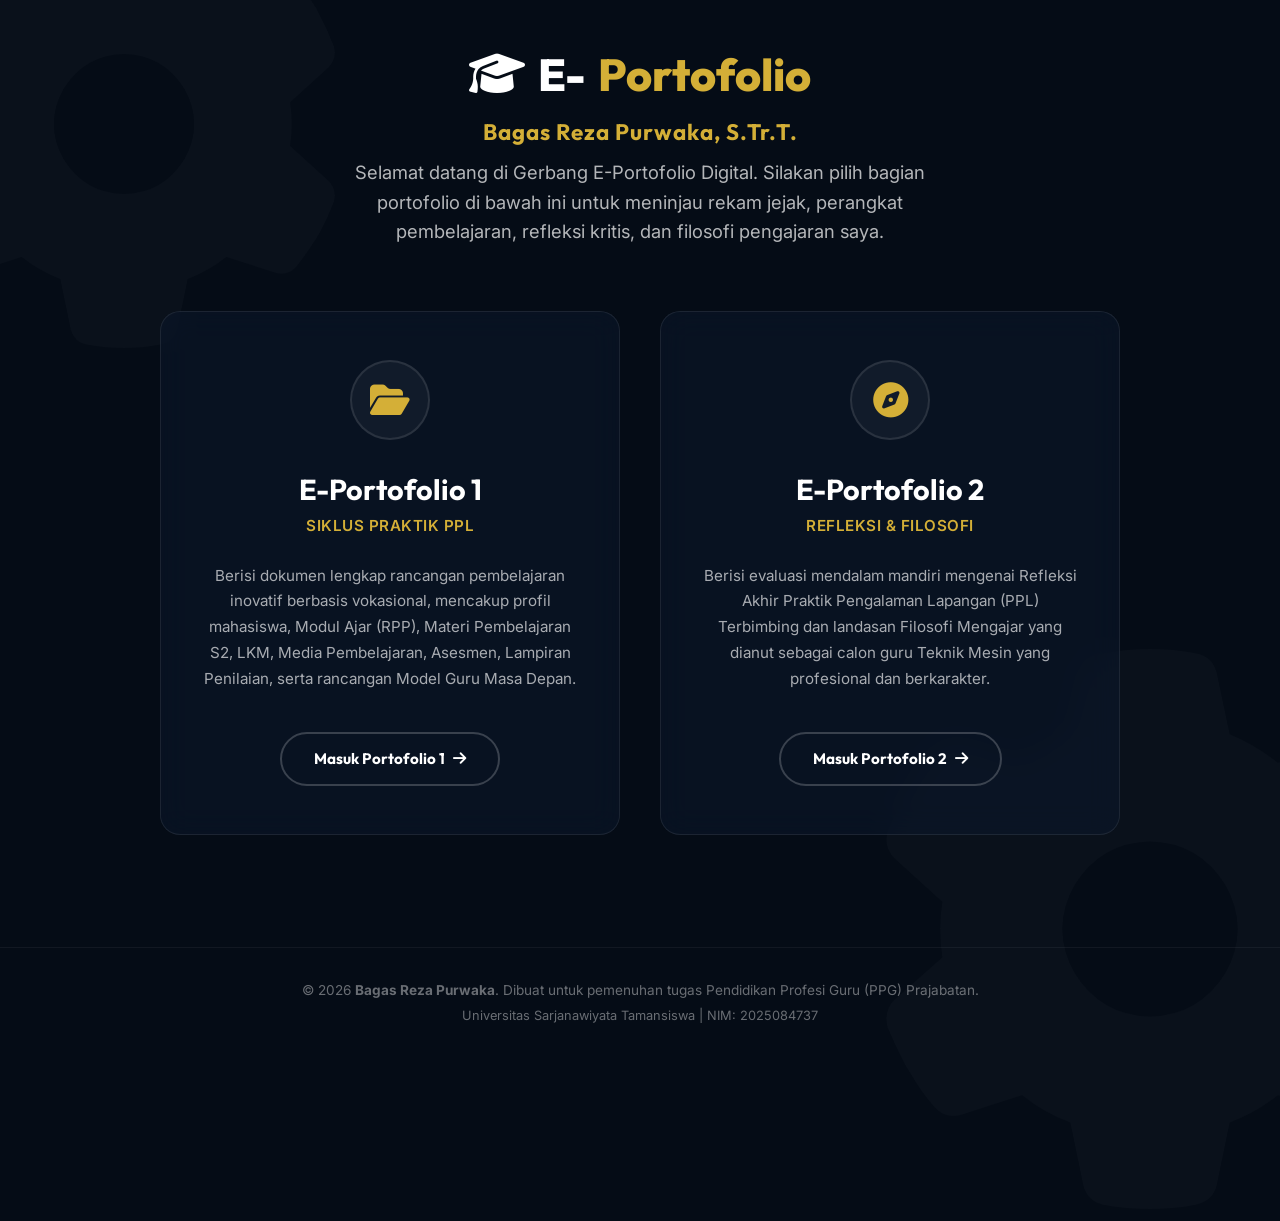
<file: index.html>
<!DOCTYPE html>
<html lang="id">
<head>
    <meta charset="UTF-8">
    <meta name="viewport" content="width=device-width, initial-scale=1.0">
    <title>E-Portofolio Digital | Bagas Reza Purwaka</title>
    <meta name="description" content="Portal E-Portofolio Digital Bagas Reza Purwaka, Calon Guru Vokasional Teknik Mesin">
    <link rel="stylesheet" href="styles.css">
    <!-- Font Awesome -->
    <link rel="stylesheet" href="https://cdnjs.cloudflare.com/ajax/libs/font-awesome/6.4.0/css/all.min.css">
    <style>
        /* Specific Styles for Chooser/Portal Page */
        body {
            background-color: #050c16; /* Extra dark navy background */
            color: var(--text-light);
            min-height: 100vh;
            display: flex;
            flex-direction: column;
            justify-content: space-between;
            position: relative;
            overflow-x: hidden;
        }

        .portal-container {
            flex: 1;
            display: flex;
            flex-direction: column;
            justify-content: center;
            align-items: center;
            padding: 3rem 2rem;
            position: relative;
            z-index: 10;
        }

        .portal-header {
            text-align: center;
            margin-bottom: 4rem;
        }

        .portal-logo {
            font-size: 2.8rem;
            font-weight: 800;
            color: white;
            font-family: 'Outfit', sans-serif;
            margin-bottom: 0.8rem;
            display: flex;
            align-items: center;
            justify-content: center;
            gap: 0.8rem;
            animation: bounceIn 1s ease-out;
        }

        .portal-logo span {
            color: var(--accent);
        }

        .portal-subtitle {
            font-size: 1.15rem;
            color: rgba(255, 255, 255, 0.7);
            max-width: 600px;
            margin: 0 auto;
            line-height: 1.6;
        }

        .portal-grid {
            display: grid;
            grid-template-columns: repeat(2, 1fr);
            gap: 2.5rem;
            width: 100%;
            max-width: 960px;
            margin-bottom: 4rem;
        }

        @media (max-width: 768px) {
            .portal-grid {
                grid-template-columns: 1fr;
                gap: 2rem;
            }
            .portal-logo {
                font-size: 2.2rem;
            }
        }

        .portal-card {
            background: rgba(11, 25, 44, 0.55);
            backdrop-filter: blur(15px);
            -webkit-backdrop-filter: blur(15px);
            border: 1px solid rgba(255, 255, 255, 0.08);
            border-radius: var(--radius-lg);
            padding: 3rem 2.5rem;
            text-align: center;
            transition: all 0.4s cubic-bezier(0.165, 0.84, 0.44, 1);
            position: relative;
            overflow: hidden;
            display: flex;
            flex-direction: column;
            justify-content: space-between;
            align-items: center;
            height: 100%;
            cursor: pointer;
            text-decoration: none;
            color: white;
        }

        .portal-card::before {
            content: '';
            position: absolute;
            top: 0; left: 0; right: 0; bottom: 0;
            background: radial-gradient(circle at top right, rgba(212, 175, 55, 0.12), transparent 60%);
            opacity: 0;
            transition: opacity 0.4s ease;
            pointer-events: none;
        }

        .portal-card:hover {
            transform: translateY(-10px);
            border-color: var(--accent);
            box-shadow: 0 20px 40px rgba(0, 0, 0, 0.4), 0 0 20px rgba(212, 175, 55, 0.15);
        }

        .portal-card:hover::before {
            opacity: 1;
        }

        .portal-card-icon {
            width: 80px;
            height: 80px;
            border-radius: 50%;
            background: rgba(255, 255, 255, 0.04);
            border: 2px solid rgba(255, 255, 255, 0.1);
            display: flex;
            align-items: center;
            justify-content: center;
            font-size: 2.2rem;
            color: var(--accent);
            margin-bottom: 2rem;
            transition: all 0.4s ease;
        }

        .portal-card:hover .portal-card-icon {
            background: var(--accent);
            color: var(--primary);
            border-color: var(--accent);
            transform: scale(1.1) rotate(5deg);
            box-shadow: 0 0 20px rgba(212, 175, 55, 0.4);
        }

        .portal-card h3 {
            font-size: 1.8rem;
            color: white;
            font-weight: 700;
            margin-bottom: 0.5rem;
        }

        .portal-card-tagline {
            font-size: 0.95rem;
            color: var(--accent);
            font-weight: 600;
            margin-bottom: 1.5rem;
            letter-spacing: 0.5px;
            text-transform: uppercase;
        }

        .portal-card p {
            color: rgba(255, 255, 255, 0.65);
            font-size: 0.95rem;
            line-height: 1.7;
            margin-bottom: 2.5rem;
            flex-grow: 1;
        }

        .portal-card-btn {
            display: flex;
            align-items: center;
            gap: 0.5rem;
            background: transparent;
            border: 2px solid rgba(255, 255, 255, 0.2);
            color: white;
            padding: 0.8rem 2rem;
            border-radius: 40px;
            font-weight: 700;
            font-family: 'Outfit', sans-serif;
            font-size: 0.95rem;
            transition: all 0.3s ease;
        }

        .portal-card:hover .portal-card-btn {
            background: var(--accent);
            border-color: var(--accent);
            color: var(--primary);
            box-shadow: 0 5px 15px rgba(212, 175, 55, 0.3);
        }

        /* Ambient spinning gears in background */
        .ambient-gear {
            position: absolute;
            color: rgba(255, 255, 255, 0.02);
            font-size: 28rem;
            z-index: 1;
            pointer-events: none;
            animation: spin 45s linear infinite;
        }

        .gear-top { top: -100px; left: -100px; }
        .gear-bottom { bottom: -150px; right: -150px; animation-direction: reverse; font-size: 35rem; }

        @keyframes spin {
            100% { transform: rotate(360deg); }
        }

        @keyframes bounceIn {
            0% { opacity: 0; transform: scale(0.3); }
            50% { opacity: 0.9; transform: scale(1.1); }
            80% { transform: scale(0.9); }
            100% { opacity: 1; transform: scale(1); }
        }

        /* Footer styling overrides */
        .portal-footer {
            background: transparent;
            color: rgba(255, 255, 255, 0.4);
            border-top: 1px solid rgba(255, 255, 255, 0.05);
            padding: 2rem 0;
            text-align: center;
            font-size: 0.85rem;
            position: relative;
            z-index: 10;
        }

        .portal-footer span {
            color: var(--accent);
        }
    </style>
</head>
<body>

    <!-- Ambient Gears -->
    <i class="fa-solid fa-gear ambient-gear gear-top"></i>
    <i class="fa-solid fa-gear ambient-gear gear-bottom"></i>

    <!-- Portal Container -->
    <div class="portal-container container">
        
        <!-- Header -->
        <header class="portal-header fade-in">
            <h1 class="portal-logo"><i class="fa-solid fa-graduation-cap"></i> E-<span>Portofolio</span></h1>
            <p style="color: var(--accent); font-size: 1.4rem; font-weight: 700; font-family: 'Outfit', sans-serif; margin-bottom: 0.5rem; letter-spacing: 1px;">Bagas Reza Purwaka, S.Tr.T.</p>
            <p class="portal-subtitle">
                Selamat datang di Gerbang E-Portofolio Digital. Silakan pilih bagian portofolio di bawah ini untuk meninjau rekam jejak, perangkat pembelajaran, refleksi kritis, dan filosofi pengajaran saya.
            </p>
        </header>

        <!-- Chooser Grid -->
        <div class="portal-grid">
            
            <!-- Chooser 1: E-Portfolio 1 -->
            <a href="home.html" class="portal-card fade-in" style="transition-delay: 0.1s;">
                <div style="display: flex; flex-direction: column; align-items: center; width: 100%;">
                    <div class="portal-card-icon">
                        <i class="fa-solid fa-folder-open"></i>
                    </div>
                    <h3>E-Portofolio 1</h3>
                    <div class="portal-card-tagline">Siklus Praktik PPL</div>
                    <p>
                        Berisi dokumen lengkap rancangan pembelajaran inovatif berbasis vokasional, mencakup profil mahasiswa, Modul Ajar (RPP), Materi Pembelajaran S2, LKM, Media Pembelajaran, Asesmen, Lampiran Penilaian, serta rancangan Model Guru Masa Depan.
                    </p>
                </div>
                <div class="portal-card-btn">
                    Masuk Portofolio 1 <i class="fa-solid fa-arrow-right"></i>
                </div>
            </a>

            <!-- Chooser 2: E-Portfolio 2 -->
            <a href="refleksi.html" class="portal-card fade-in" style="transition-delay: 0.2s;">
                <div style="display: flex; flex-direction: column; align-items: center; width: 100%;">
                    <div class="portal-card-icon">
                        <i class="fa-solid fa-compass"></i>
                    </div>
                    <h3>E-Portofolio 2</h3>
                    <div class="portal-card-tagline">Refleksi & Filosofi</div>
                    <p>
                        Berisi evaluasi mendalam mandiri mengenai Refleksi Akhir Praktik Pengalaman Lapangan (PPL) Terbimbing dan landasan Filosofi Mengajar yang dianut sebagai calon guru Teknik Mesin yang profesional dan berkarakter.
                    </p>
                </div>
                <div class="portal-card-btn">
                    Masuk Portofolio 2 <i class="fa-solid fa-arrow-right"></i>
                </div>
            </a>

        </div>

    </div>

    <!-- Footer -->
    <footer class="portal-footer">
        <div class="container">
            <p>&copy; 2026 <strong>Bagas Reza Purwaka</strong>. Dibuat untuk pemenuhan tugas Pendidikan Profesi Guru (PPG) Prajabatan.</p>
            <p style="margin-top: 0.3rem; font-size: 0.8rem;">Universitas Sarjanawiyata Tamansiswa | NIM: 2025084737</p>
        </div>
    </footer>

    <!-- Add script to trigger animations if script.js requires it -->
    <script>
        document.addEventListener('DOMContentLoaded', () => {
            // Apply fade-in animation triggers locally just to be robust
            const fadeElements = document.querySelectorAll('.fade-in');
            setTimeout(() => {
                fadeElements.forEach(el => {
                    el.style.opacity = '1';
                    el.style.transform = 'translateY(0)';
                    el.style.transition = 'opacity 0.8s cubic-bezier(0.165, 0.84, 0.44, 1), transform 0.8s cubic-bezier(0.165, 0.84, 0.44, 1)';
                });
            }, 100);
        });
    </script>
</body>
</html>
</file>
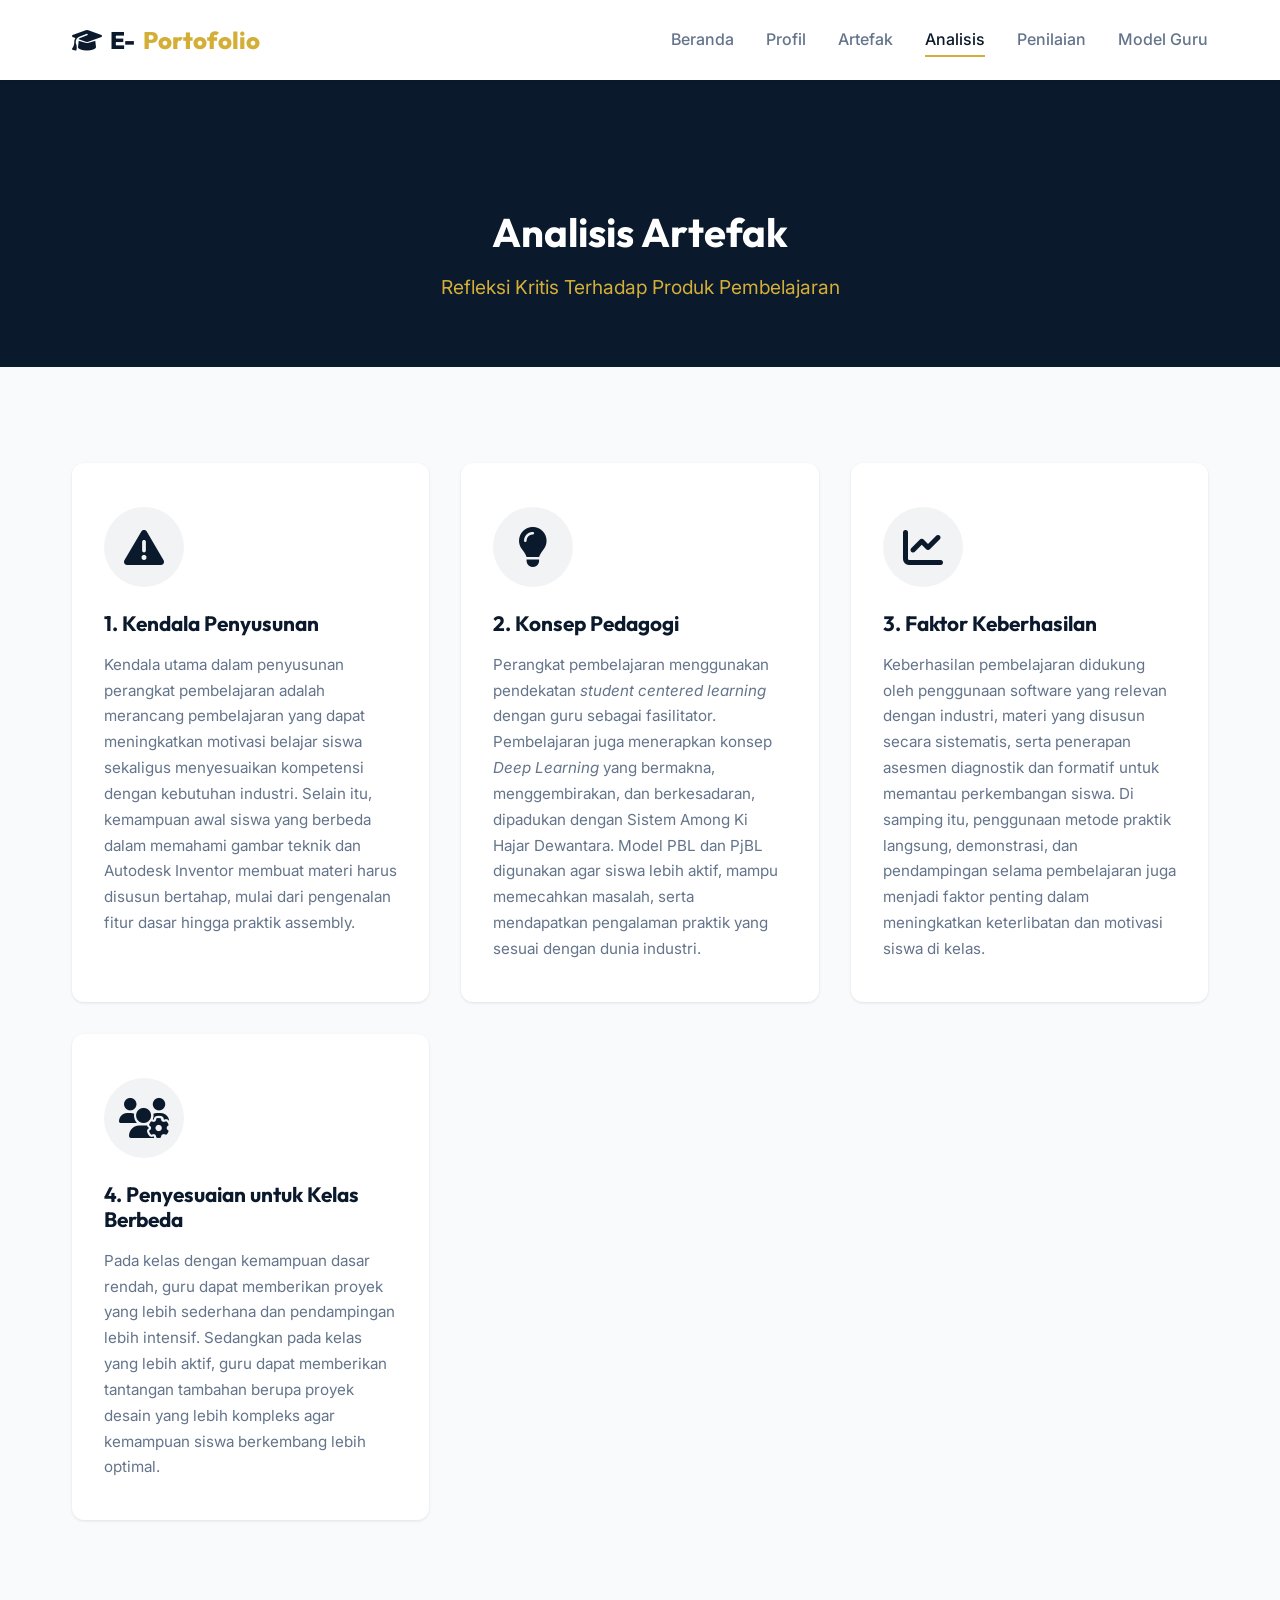
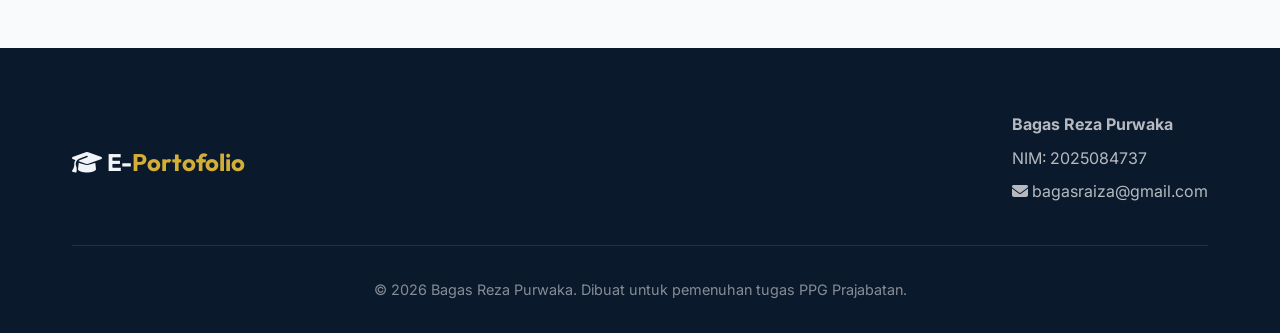
<file: analisis_artefak.html>
<!DOCTYPE html>
<html lang="id">
<head>
    <meta charset="UTF-8">
    <meta name="viewport" content="width=device-width, initial-scale=1.0">
    <title>Analisis Artefak | Bagas Reza Purwaka</title>
    <link rel="stylesheet" href="styles.css">
    <link rel="stylesheet" href="https://cdnjs.cloudflare.com/ajax/libs/font-awesome/6.4.0/css/all.min.css">
    <style>
        .page-header { background: var(--primary); color: var(--text-light); padding: 8rem 0 4rem; text-align: center; }
        .page-header h1 { color: var(--bg-white); font-size: 2.5rem; }
        .content-section { padding: 4rem 0; background-color: var(--bg-main); }
        .content-section h2 { font-size: 2rem; margin-bottom: 1.5rem; color: var(--primary); text-align: center; }
        
        .boxes {
            display: grid;
            grid-template-columns: repeat(auto-fit, minmax(300px, 1fr));
            gap: 2rem;
            margin-top: 2rem;
        }
        
        .box {
            background: var(--bg-white);
            padding: 2.5rem 2rem;
            border-radius: var(--radius-md);
            box-shadow: var(--shadow-sm);
            transition: transform 0.4s ease, box-shadow 0.4s ease;
            position: relative;
            border-top: 4px solid transparent;
        }
        
        .box:hover {
            transform: translateY(-10px);
            box-shadow: var(--shadow-lg);
            border-top-color: var(--accent);
        }
        
        .box-icon {
            font-size: 2.5rem;
            color: var(--primary);
            margin-bottom: 1.5rem;
            display: inline-flex;
            align-items: center;
            justify-content: center;
            width: 80px;
            height: 80px;
            background: rgba(11, 25, 44, 0.05);
            border-radius: 50%;
            transition: all 0.4s ease;
        }
        
        .box:hover .box-icon {
            background: var(--primary);
            color: var(--text-light);
            transform: scale(1.1) rotate(5deg);
        }
        
        .box h3 {
            font-size: 1.3rem;
            margin-bottom: 1rem;
            color: var(--primary);
        }
        
        .box p {
            color: var(--text-muted);
            line-height: 1.7;
            font-size: 0.95rem;
        }
    </style>
</head>
<body>
    <!-- Navigation -->
    <nav class="navbar">
        <div class="container">
            <a href="index.html" class="logo">
                <i class="fa-solid fa-graduation-cap"></i> E-<span>Portofolio</span>
            </a>
            <div class="menu-toggle">
                <i class="fa-solid fa-bars"></i>
            </div>
            <ul class="nav-links">
                <li><a href="home.html">Beranda</a></li>
                <li><a href="profil.html">Profil</a></li>
                <li><a href="analisis.html">Artefak</a></li>
                <li><a href="analisis_artefak.html" class="active">Analisis</a></li>
                <li><a href="penilaian.html">Penilaian</a></li>
                <li><a href="visi.html">Model Guru</a></li>
            </ul>
        </div>
    </nav>

    <!-- Page Header -->
    <header class="page-header">
        <div class="container fade-in">
            <h1>Analisis Artefak</h1>
            <p style="color: var(--accent); font-size: 1.2rem; margin-top: 1rem;">Refleksi Kritis Terhadap Produk Pembelajaran</p>
        </div>
    </header>

    <!-- Main Content -->
    <section class="section content-section">
        <div class="container">
            <div class="boxes">
            <div class="box fade-in">
                <div class="box-icon"><i class="fa-solid fa-triangle-exclamation"></i></div>
                <h3>1. Kendala Penyusunan</h3>
                <p>Kendala utama dalam penyusunan perangkat pembelajaran adalah merancang pembelajaran yang dapat meningkatkan motivasi belajar siswa sekaligus menyesuaikan kompetensi dengan kebutuhan industri. Selain itu, kemampuan awal siswa yang berbeda dalam memahami gambar teknik dan Autodesk Inventor membuat materi harus disusun bertahap, mulai dari pengenalan fitur dasar hingga praktik assembly.</p>
            </div>
            
            <div class="box fade-in" style="transition-delay: 0.1s;">
                <div class="box-icon"><i class="fa-solid fa-lightbulb"></i></div>
                <h3>2. Konsep Pedagogi</h3>
                <p>Perangkat pembelajaran menggunakan pendekatan <em>student centered learning</em> dengan guru sebagai fasilitator. Pembelajaran juga menerapkan konsep <em>Deep Learning</em> yang bermakna, menggembirakan, dan berkesadaran, dipadukan dengan Sistem Among Ki Hajar Dewantara. Model PBL dan PjBL digunakan agar siswa lebih aktif, mampu memecahkan masalah, serta mendapatkan pengalaman praktik yang sesuai dengan dunia industri.</p>
            </div>
            
            <div class="box fade-in" style="transition-delay: 0.2s;">
                <div class="box-icon"><i class="fa-solid fa-chart-line"></i></div>
                <h3>3. Faktor Keberhasilan</h3>
                <p>Keberhasilan pembelajaran didukung oleh penggunaan software yang relevan dengan industri, materi yang disusun secara sistematis, serta penerapan asesmen diagnostik dan formatif untuk memantau perkembangan siswa. Di samping itu, penggunaan metode praktik langsung, demonstrasi, dan pendampingan selama pembelajaran juga menjadi faktor penting dalam meningkatkan keterlibatan dan motivasi siswa di kelas.</p>
            </div>
            
            <div class="box fade-in" style="transition-delay: 0.3s;">
                <div class="box-icon"><i class="fa-solid fa-users-gear"></i></div>
                <h3>4. Penyesuaian untuk Kelas Berbeda</h3>
                <p>Pada kelas dengan kemampuan dasar rendah, guru dapat memberikan proyek yang lebih sederhana dan pendampingan lebih intensif. Sedangkan pada kelas yang lebih aktif, guru dapat memberikan tantangan tambahan berupa proyek desain yang lebih kompleks agar kemampuan siswa berkembang lebih optimal.</p>
            </div>
        </div>
    </div>
</section>

    <!-- Footer -->
    <footer class="footer">
        <div class="container">
            <div class="footer-content">
                <div class="footer-logo">
                    <i class="fa-solid fa-graduation-cap"></i> E-<span>Portofolio</span>
                </div>
                <div class="footer-info">
                    <p><strong>Bagas Reza Purwaka</strong></p>
                    <p>NIM: 2025084737</p>
                    <p><i class="fa-solid fa-envelope"></i> bagasraiza@gmail.com</p>
                </div>
            </div>
            <div class="footer-bottom">
                <p>&copy; 2026 Bagas Reza Purwaka. Dibuat untuk pemenuhan tugas PPG Prajabatan.</p>
            </div>
        </div>
    </footer>

    <script src="script.js"></script>
</body>
</html>
</file>
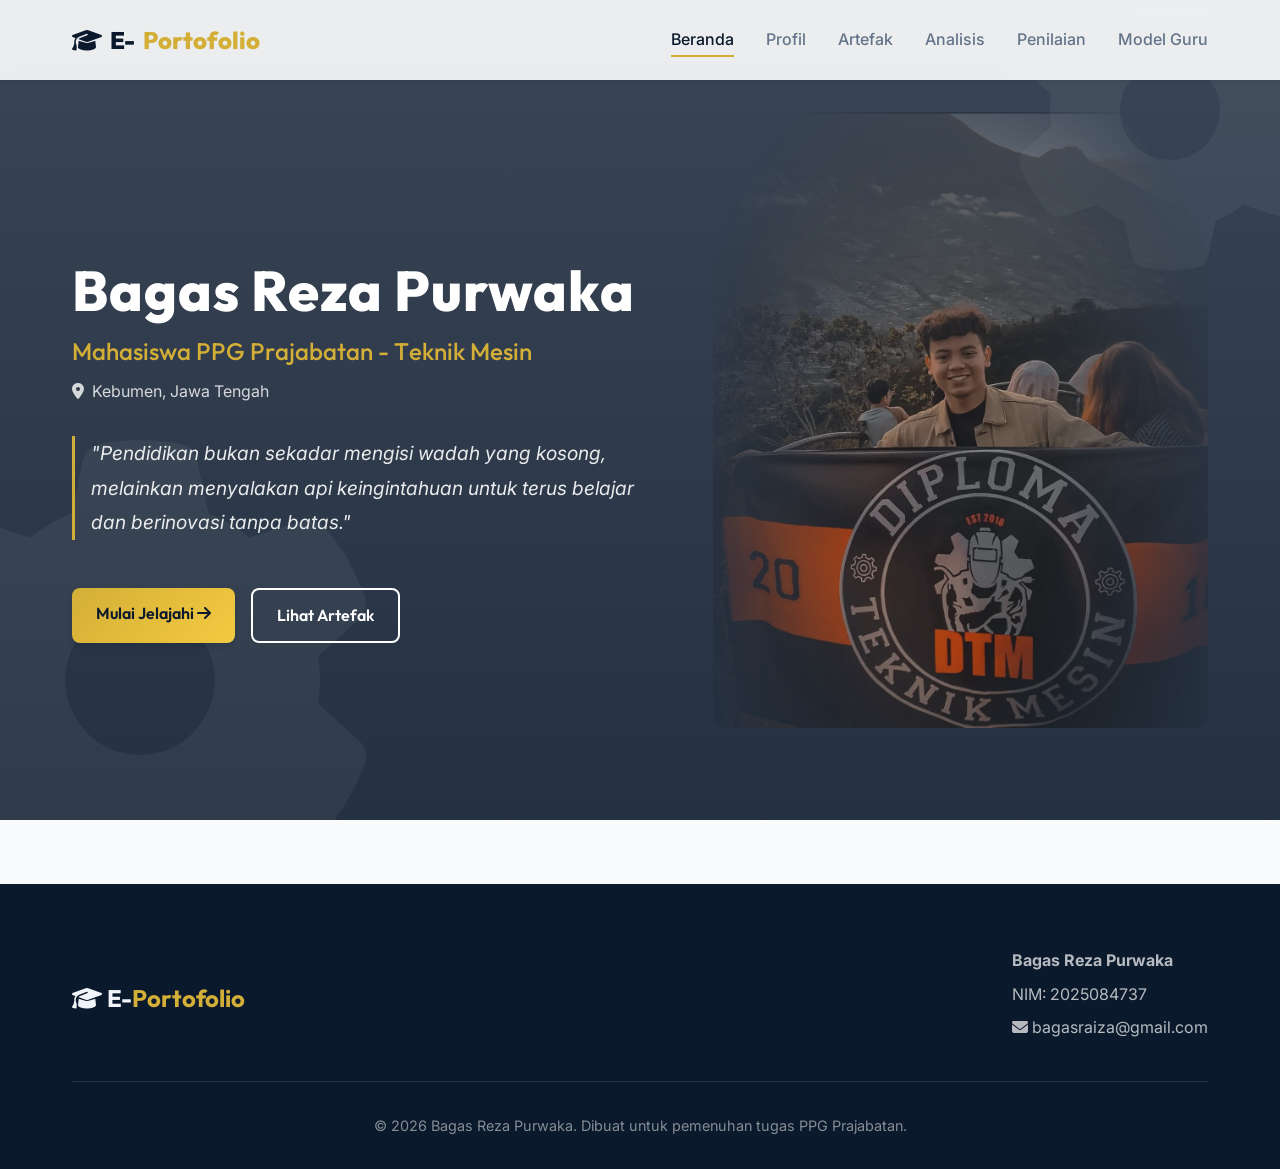
<file: home.html>
<!DOCTYPE html>
<html lang="id">
<head>
    <meta charset="UTF-8">
    <meta name="viewport" content="width=device-width, initial-scale=1.0">
    <title>E-Portfolio | Bagas Reza Purwaka</title>
    <meta name="description" content="E-Portfolio Digital Profesional Bagas Reza Purwaka, Calon Guru Vokasional Teknik Mesin">
    <link rel="stylesheet" href="styles.css">
    <!-- Font Awesome -->
    <link rel="stylesheet" href="https://cdnjs.cloudflare.com/ajax/libs/font-awesome/6.4.0/css/all.min.css">
    <style>
        /* Specific Styles for Index */
        .hero-section {
            height: calc(100vh - 80px); /* Adjust for navbar */
            display: flex;
            align-items: center;
            justify-content: center;
            position: relative;
            background: linear-gradient(rgba(11, 25, 44, 0.8), rgba(11, 25, 44, 0.9)), url('https://images.unsplash.com/photo-1581091226825-a6a2a5aee158?q=80&w=2070&auto=format&fit=crop') no-repeat center center/cover;
            background-attachment: fixed; /* Parallax effect */
            color: var(--text-light);
            text-align: center;
            overflow: hidden;
            margin-top: -80px; /* Pull up to hide behind transparent nav initially, or adjust layout */
            padding-top: 80px;
        }

        .hero-layout {
            z-index: 2;
            width: 100%;
            max-width: 1200px;
            padding: 0 2rem;
            display: flex;
            align-items: center;
            justify-content: space-between;
            gap: 3rem;
        }

        .hero-text {
            flex: 1.2;
            text-align: left;
        }

        .hero-image-container {
            flex: 1;
            display: flex;
            justify-content: center;
            align-items: center;
            position: relative;
        }

        .hero-image-container img {
            width: 100%;
            max-width: 520px;
            height: auto;
            object-fit: cover;
            border-radius: 10px;
            opacity: 0.85;
            filter: brightness(0.8) contrast(1.05) saturate(0.9);
            /* Geser fokus mask kembali ke 65% dan naikkan posisi gambar sedikit agar tidak menyentuh garis bawah */
            -webkit-mask-image: radial-gradient(ellipse at 50% 65%, rgba(0,0,0,1) 25%, rgba(0,0,0,0) 85%);
            mask-image: radial-gradient(ellipse at 50% 65%, rgba(0,0,0,1) 25%, rgba(0,0,0,0) 85%);
            transform: translateY(-30px);
            transition: all 0.5s ease;
        }
        
        .hero-image-container img:hover {
            opacity: 0.95;
            transform: translateY(-30px) scale(1.02);
            -webkit-mask-image: radial-gradient(ellipse at 50% 65%, rgba(0,0,0,1) 35%, rgba(0,0,0,0) 95%);
            mask-image: radial-gradient(ellipse at 50% 65%, rgba(0,0,0,1) 35%, rgba(0,0,0,0) 95%);
        }

        .hero-name {
            font-size: 3.5rem;
            font-weight: 800;
            margin-bottom: 0.5rem;
            color: var(--bg-white);
            letter-spacing: 1px;
        }

        .hero-status {
            font-size: 1.5rem;
            color: var(--accent);
            font-weight: 500;
            margin-bottom: 0.5rem;
            font-family: 'Outfit', sans-serif;
        }

        .hero-status .char-span {
            display: inline-block;
            opacity: 0;
            transform: translateX(-15px);
            filter: blur(2px);
            transition: none;
        }

        .hero-status.start-animation .char-span {
            animation: charFadeIn 0.5s cubic-bezier(0.34, 1.56, 0.64, 1) forwards;
        }

        @keyframes charFadeIn {
            to {
                opacity: 1;
                transform: translateX(0);
                filter: blur(0);
            }
        }
        
        .hero-origin {
            font-size: 1rem;
            color: rgba(255, 255, 255, 0.8);
            margin-bottom: 2rem;
            display: flex;
            align-items: center;
            justify-content: flex-start;
            gap: 0.5rem;
        }

        .hero-quote {
            font-size: 1.2rem;
            font-style: italic;
            color: rgba(255, 255, 255, 0.9);
            margin-bottom: 3rem;
            max-width: 600px;
            margin-left: 0;
            line-height: 1.8;
            border-left: 3px solid var(--accent);
            padding-left: 1rem;
            text-align: left;
        }

        .hero-buttons {
            display: flex;
            gap: 1rem;
            justify-content: flex-start;
        }

        /* Particles/Decorations */
        .decor-gear {
            position: absolute;
            color: rgba(255, 255, 255, 0.05);
            font-size: 20rem;
            z-index: 1;
            animation: spin 30s linear infinite;
        }

        .gear-1 { top: -50px; right: -50px; }
        .gear-2 { bottom: -100px; left: -100px; font-size: 30rem; animation-direction: reverse; }

        @keyframes spin {
            100% { transform: rotate(360deg); }
        }

        @media (max-width: 992px) {
            .hero-layout {
                flex-direction: column-reverse;
                text-align: center;
                gap: 2rem;
                padding-top: 4rem;
            }
            .hero-text {
                text-align: center;
                display: flex;
                flex-direction: column;
                align-items: center;
            }
            .hero-origin, .hero-buttons { justify-content: center; }
            .hero-quote { 
                margin: 0 auto 2rem; 
                text-align: center; 
                border-left: none; 
                border-top: 3px solid var(--accent); 
                padding-top: 1rem; 
                padding-left: 0; 
            }
            .hero-image-container img {
                max-width: 400px;
                transform: translateY(-15px);
                -webkit-mask-image: radial-gradient(ellipse at 50% 65%, rgba(0,0,0,1) 25%, rgba(0,0,0,0) 85%);
                mask-image: radial-gradient(ellipse at 50% 65%, rgba(0,0,0,1) 25%, rgba(0,0,0,0) 85%);
            }
        }

        @media (max-width: 768px) {
            .hero-name { font-size: 2.5rem; }
            .hero-status { font-size: 1.2rem; }
            .hero-buttons { flex-direction: column; width: 100%; }
            .hero-buttons .btn { width: 100%; justify-content: center; }
        }
    </style>
</head>
<body>

    <!-- Navigation -->
    <nav class="navbar">
        <div class="container">
            <a href="index.html" class="logo">
                <i class="fa-solid fa-graduation-cap"></i> E-<span>Portofolio</span>
            </a>
            <div class="menu-toggle">
                <i class="fa-solid fa-bars"></i>
            </div>
            <ul class="nav-links">
    <li><a href="home.html">Beranda</a></li>
    <li><a href="profil.html">Profil</a></li>
    <li><a href="analisis.html">Artefak</a></li>
                     <li><a href="analisis_artefak.html">Analisis</a></li>
                     <li><a href="penilaian.html">Penilaian</a></li>
                     <li><a href="visi.html">Model Guru</a></li>
</ul>
        </div>
    </nav>

    <!-- Hero Section -->
    <section class="hero-section">
        <i class="fa-solid fa-gear decor-gear gear-1"></i>
        <i class="fa-solid fa-gear decor-gear gear-2"></i>
        
        <div class="container hero-layout fade-in">
            <div class="hero-text">
                <h1 class="hero-name">Bagas Reza Purwaka</h1>
                <p class="hero-status">Mahasiswa PPG Prajabatan - Teknik Mesin</p>
                <p class="hero-origin"><i class="fa-solid fa-location-dot"></i> Kebumen, Jawa Tengah</p>
                
                <div class="hero-quote">
                    "Pendidikan bukan sekadar mengisi wadah yang kosong, melainkan menyalakan api keingintahuan untuk terus belajar dan berinovasi tanpa batas."
                </div>
                
                <div class="hero-buttons">
                    <a href="profil.html" class="btn btn-accent">Mulai Jelajahi <i class="fa-solid fa-arrow-right ml-2"></i></a>
                    <a href="analisis.html" class="btn btn-outline" style="color: white; border-color: white;">Lihat Artefak</a>
                </div>
            </div>
            <div class="hero-image-container">
                <!-- Simpan foto yang Anda unggah sebagai assets/foto-hero.jpg -->
                <img src="assets/foto-hero.jpeg" alt="Bagas Reza Purwaka">
            </div>
        </div>
    </section>

    <!-- Footer -->
    <footer class="footer">
        <div class="container">
            <div class="footer-content">
                <div class="footer-logo">
                    <i class="fa-solid fa-graduation-cap"></i> E-<span>Portofolio</span>
                </div>
                <div class="footer-info">
                    <p><strong>Bagas Reza Purwaka</strong></p>
                    <p>NIM: 2025084737</p>
                    <p><i class="fa-solid fa-envelope"></i> bagasraiza@gmail.com</p>
                </div>
            </div>
            <div class="footer-bottom">
                <p>&copy; 2026 Bagas Reza Purwaka. Dibuat untuk pemenuhan tugas PPG Prajabatan.</p>
            </div>
        </div>
    </footer>

    <script src="script.js"></script>
</body>
</html>
</file>
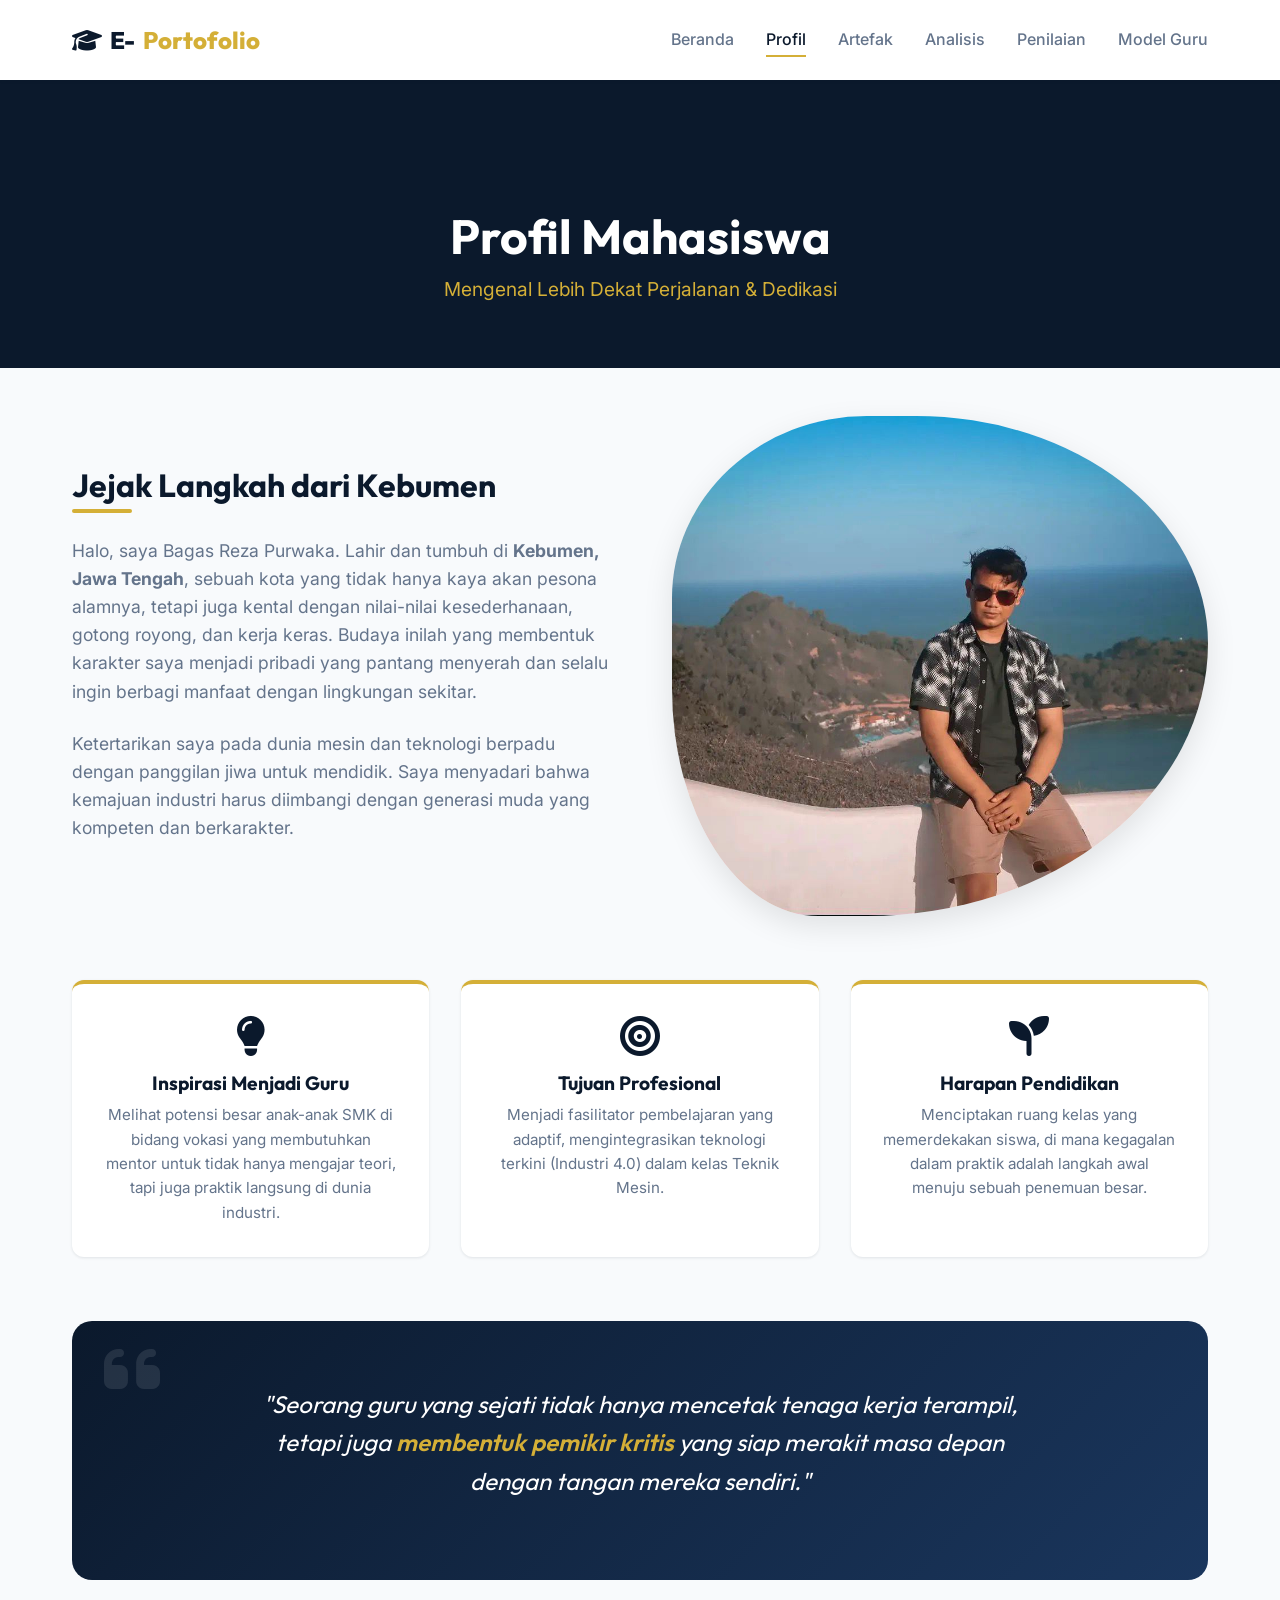
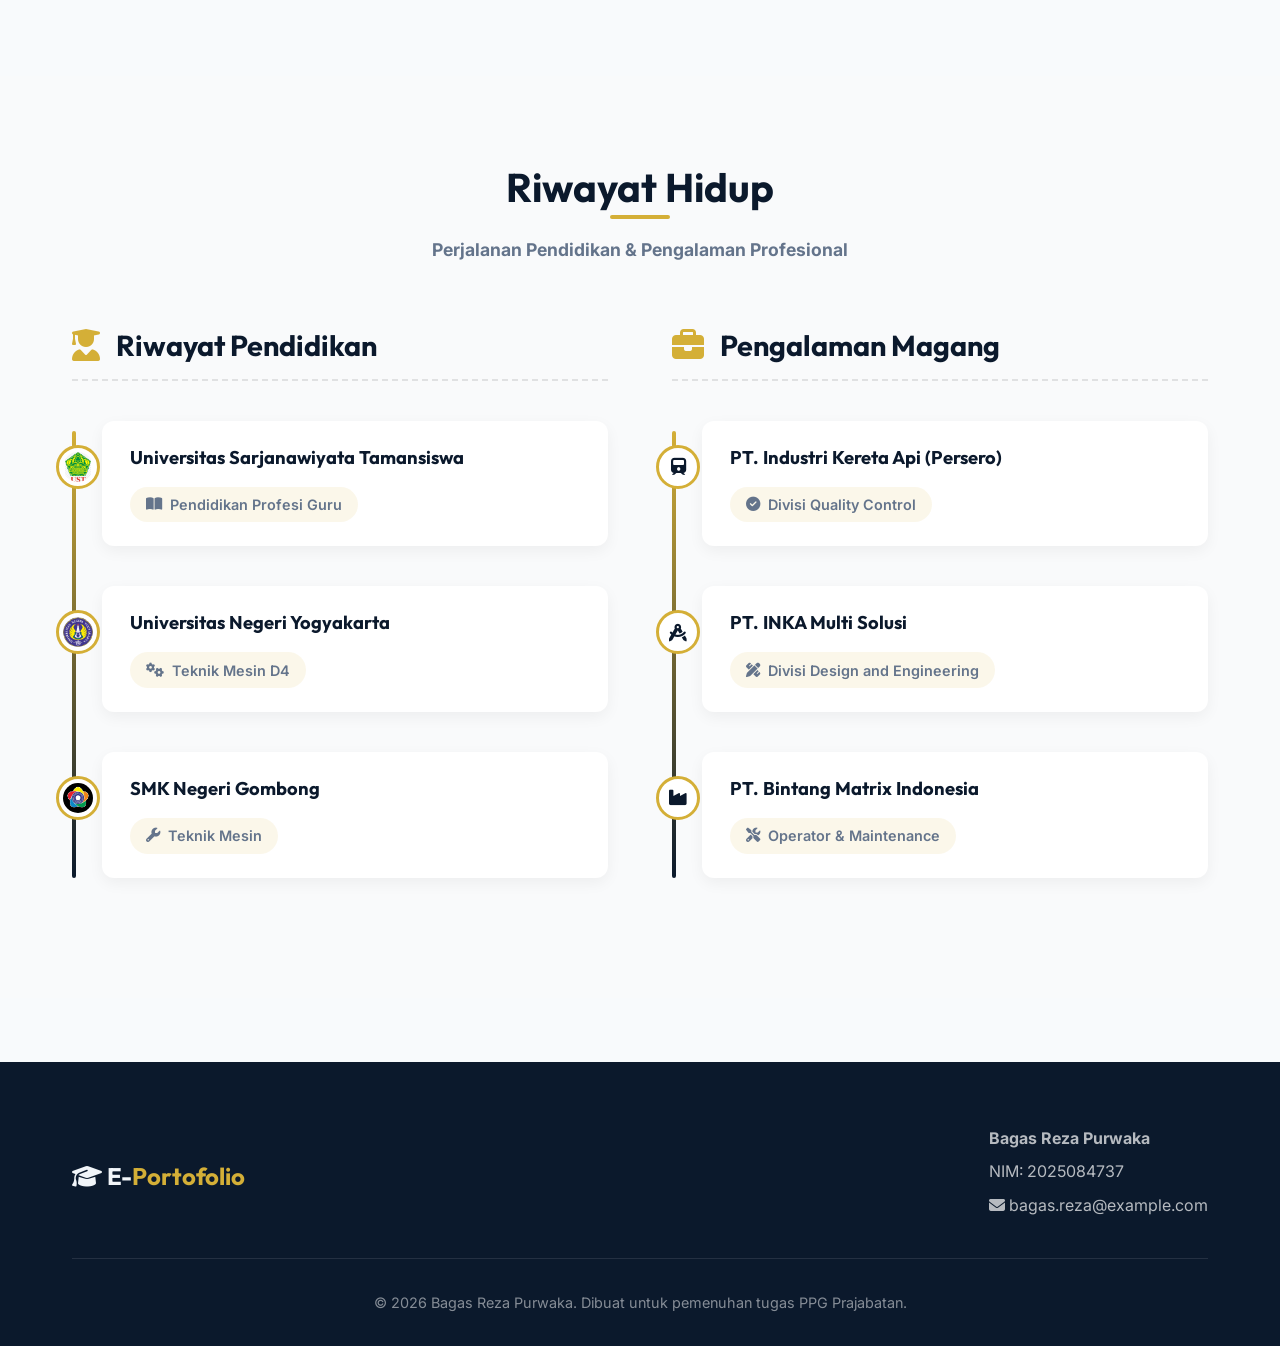
<file: profil.html>
<!DOCTYPE html>
<html lang="id">
<head>
    <meta charset="UTF-8">
    <meta name="viewport" content="width=device-width, initial-scale=1.0">
    <title>Profil Mahasiswa | Bagas Reza Purwaka</title>
    <link rel="stylesheet" href="styles.css">
    <link rel="stylesheet" href="https://cdnjs.cloudflare.com/ajax/libs/font-awesome/6.4.0/css/all.min.css">
    <style>
        .profile-header {
            background: var(--primary);
            color: var(--text-light);
            padding: 8rem 0 4rem;
            text-align: center;
        }

        .profile-header h1 {
            color: var(--bg-white);
            font-size: 3rem;
        }

        .story-container {
            display: grid;
            grid-template-columns: 1fr 1fr;
            gap: 4rem;
            align-items: center;
            margin-top: -3rem;
        }

        .story-image {
            width: 100%;
            height: 500px;
            object-fit: cover;
            /* Warna dinormalkan agar cerah dan tidak pucat */
            filter: brightness(1.05) contrast(1.05) saturate(1.1);
            /* Membuat foto tidak kaku dengan bentuk organik (blob) */
            border-radius: 40% 60% 70% 30% / 40% 50% 60% 50%;
            /* Mengembalikan shadow untuk kedalaman di latar yang terang */
            box-shadow: 0 10px 30px rgba(0,0,0,0.1);
            animation: morph 8s ease-in-out infinite;
            transition: all 0.5s ease;
        }

        .story-image:hover {
            filter: brightness(1.1) contrast(1.1) saturate(1.15);
            transform: scale(1.02);
            box-shadow: 0 15px 40px rgba(0,0,0,0.15);
        }

        @keyframes morph {
            0% { border-radius: 40% 60% 70% 30% / 40% 50% 60% 50%; }
            34% { border-radius: 70% 30% 50% 50% / 30% 30% 70% 70%; }
            67% { border-radius: 100% 60% 60% 100% / 100% 100% 60% 60%; }
            100% { border-radius: 40% 60% 70% 30% / 40% 50% 60% 50%; }
        }

        .story-content h2 {
            font-size: 2rem;
            margin-bottom: 1.5rem;
            position: relative;
            padding-bottom: 0.5rem;
        }

        .story-content h2::after {
            content: '';
            position: absolute;
            left: 0;
            bottom: 0;
            width: 60px;
            height: 4px;
            background: var(--accent);
            border-radius: 2px;
        }

        .story-content p {
            margin-bottom: 1.5rem;
            font-size: 1.1rem;
            color: var(--text-muted);
        }

        .info-cards {
            display: grid;
            grid-template-columns: repeat(auto-fit, minmax(250px, 1fr));
            gap: 2rem;
            margin-top: 4rem;
        }

        .info-card {
            text-align: center;
            padding: 2rem;
            background: var(--bg-white);
            border-radius: var(--radius-md);
            box-shadow: var(--shadow-sm);
            border-top: 4px solid var(--accent);
            transition: transform 0.3s ease;
        }

        .info-card:hover {
            transform: translateY(-5px);
            box-shadow: var(--shadow-md);
        }

        .info-card i {
            font-size: 2.5rem;
            color: var(--primary);
            margin-bottom: 1rem;
        }

        .info-card h3 {
            font-size: 1.2rem;
            margin-bottom: 0.5rem;
        }

        .motivation-quote {
            background: var(--gradient-primary);
            color: white;
            padding: 4rem 2rem;
            text-align: center;
            border-radius: var(--radius-lg);
            margin-top: 4rem;
            position: relative;
            overflow: hidden;
        }

        .motivation-quote i {
            font-size: 4rem;
            color: rgba(255, 255, 255, 0.1);
            position: absolute;
            top: 1rem;
            left: 2rem;
        }

        .motivation-quote p {
            font-size: 1.5rem;
            font-family: 'Outfit', sans-serif;
            font-style: italic;
            max-width: 800px;
            margin: 0 auto 1rem;
            position: relative;
            z-index: 2;
        }

        .motivation-quote span {
            color: var(--accent);
            font-weight: 600;
        }

        @media (max-width: 992px) {
            .story-container {
                grid-template-columns: 1fr;
            }
            .story-image {
                height: 300px;
                order: -1;
            }
        }

        /* Resume / Riwayat Hidup Section */
        .resume-section {
            background-color: #f9fafb;
            padding: 5rem 0;
            position: relative;
        }

        .resume-container {
            display: grid;
            grid-template-columns: 1fr 1fr;
            gap: 4rem;
        }

        .resume-title {
            font-size: 1.8rem;
            color: var(--primary);
            margin-bottom: 2.5rem;
            display: flex;
            align-items: center;
            gap: 1rem;
            padding-bottom: 1rem;
            border-bottom: 2px dashed rgba(0,0,0,0.1);
        }

        .resume-title i {
            color: var(--accent);
            font-size: 2rem;
            animation: bounce-slight 3s infinite ease-in-out;
        }

        @keyframes bounce-slight {
            0%, 100% { transform: translateY(0); }
            50% { transform: translateY(-5px); }
        }

        .timeline {
            position: relative;
            padding-left: 30px;
        }

        .timeline::before {
            content: '';
            position: absolute;
            left: 0;
            top: 10px;
            bottom: 0;
            width: 4px;
            background: linear-gradient(to bottom, var(--accent), var(--primary));
            border-radius: 4px;
        }

        .timeline-item {
            position: relative;
            margin-bottom: 2.5rem;
            padding: 1.5rem;
            background: var(--bg-white);
            border-radius: var(--radius-md);
            box-shadow: 0 5px 15px rgba(0,0,0,0.05);
            transition: all 0.4s cubic-bezier(0.175, 0.885, 0.32, 1.275);
            border-left: 4px solid transparent;
            cursor: default;
        }

        .timeline-item:hover {
            transform: translateX(10px);
            box-shadow: 0 15px 30px rgba(0,0,0,0.1);
            border-left: 4px solid var(--accent);
        }

        .timeline-icon {
            position: absolute;
            left: -50px; /* Aligns with the 4px line which is 30px to the left */
            top: 1.5rem;
            width: 44px;
            height: 44px;
            background: var(--bg-white);
            border: 3px solid var(--accent);
            border-radius: 50%;
            display: flex;
            align-items: center;
            justify-content: center;
            color: var(--primary);
            font-size: 1.1rem;
            z-index: 2;
            transition: all 0.4s ease;
        }

        .timeline-item:hover .timeline-icon {
            background: var(--accent);
            color: var(--bg-white);
            transform: scale(1.15);
            box-shadow: 0 0 15px rgba(212, 175, 55, 0.4);
        }

        .timeline-content h4 {
            font-size: 1.15rem;
            color: var(--primary);
            margin-bottom: 0.5rem;
            font-weight: 700;
            line-height: 1.4;
        }

        .timeline-content span {
            font-size: 0.9rem;
            color: var(--text-muted);
            font-weight: 600;
            display: inline-flex;
            align-items: center;
            gap: 0.5rem;
            background: rgba(212, 175, 55, 0.1);
            padding: 0.4rem 1rem;
            border-radius: 20px;
            margin-top: 0.5rem;
            transition: all 0.3s ease;
        }

        .timeline-item:hover .timeline-content span {
            background: var(--accent);
            color: var(--bg-white);
        }

        @media (max-width: 768px) {
            .resume-container {
                grid-template-columns: 1fr;
                gap: 3rem;
            }
        }
    </style>
</head>
<body>

    <!-- Navigation -->
    <nav class="navbar">
        <div class="container">
            <a href="index.html" class="logo">
                <i class="fa-solid fa-graduation-cap"></i> E-<span>Portofolio</span>
            </a>
            <div class="menu-toggle">
                <i class="fa-solid fa-bars"></i>
            </div>
            <ul class="nav-links">
                <li><a href="home.html">Beranda</a></li>
                <li><a href="profil.html">Profil</a></li>
                <li><a href="analisis.html">Artefak</a></li>


                <li><a href="analisis_artefak.html">Analisis</a></li>
                <li><a href="penilaian.html">Penilaian</a></li>
                <li><a href="visi.html">Model Guru</a></li>
            </ul>
        </div>
    </nav>

    <!-- Page Header -->
    <header class="profile-header">
        <div class="container fade-in">
            <h1>Profil Mahasiswa</h1>
            <p style="color: var(--accent); font-size: 1.2rem; margin-top: 0.5rem;">Mengenal Lebih Dekat Perjalanan & Dedikasi</p>
        </div>
    </header>

    <!-- Content Section -->
    <section class="section">
        <div class="container">
            <div class="story-container">
                <div class="story-content fade-in">
                    <h2>Jejak Langkah dari Kebumen</h2>
                    <p>Halo, saya Bagas Reza Purwaka. Lahir dan tumbuh di <strong>Kebumen, Jawa Tengah</strong>, sebuah kota yang tidak hanya kaya akan pesona alamnya, tetapi juga kental dengan nilai-nilai kesederhanaan, gotong royong, dan kerja keras. Budaya inilah yang membentuk karakter saya menjadi pribadi yang pantang menyerah dan selalu ingin berbagi manfaat dengan lingkungan sekitar.</p>
                    
                    <p>Ketertarikan saya pada dunia mesin dan teknologi berpadu dengan panggilan jiwa untuk mendidik. Saya menyadari bahwa kemajuan industri harus diimbangi dengan generasi muda yang kompeten dan berkarakter.</p>
                </div>
                <!-- Simpan foto yang diunggah sebagai assets/foto-profil.jpeg -->
                <img src="assets/foto-profil.jpeg" alt="Profil Bagas" class="story-image fade-in" style="transition-delay: 0.2s;">
            </div>

            <div class="info-cards fade-in" style="transition-delay: 0.4s;">
                <div class="info-card">
                    <i class="fa-solid fa-lightbulb"></i>
                    <h3>Inspirasi Menjadi Guru</h3>
                    <p style="color: var(--text-muted); font-size: 0.95rem;">Melihat potensi besar anak-anak SMK di bidang vokasi yang membutuhkan mentor untuk tidak hanya mengajar teori, tapi juga praktik langsung di dunia industri.</p>
                </div>
                <div class="info-card">
                    <i class="fa-solid fa-bullseye"></i>
                    <h3>Tujuan Profesional</h3>
                    <p style="color: var(--text-muted); font-size: 0.95rem;">Menjadi fasilitator pembelajaran yang adaptif, mengintegrasikan teknologi terkini (Industri 4.0) dalam kelas Teknik Mesin.</p>
                </div>
                <div class="info-card">
                    <i class="fa-solid fa-seedling"></i>
                    <h3>Harapan Pendidikan</h3>
                    <p style="color: var(--text-muted); font-size: 0.95rem;">Menciptakan ruang kelas yang memerdekakan siswa, di mana kegagalan dalam praktik adalah langkah awal menuju sebuah penemuan besar.</p>
                </div>
            </div>

            <div class="motivation-quote fade-in">
                <i class="fa-solid fa-quote-left"></i>
                <p>"Seorang guru yang sejati tidak hanya mencetak tenaga kerja terampil, tetapi juga <span>membentuk pemikir kritis</span> yang siap merakit masa depan dengan tangan mereka sendiri."</p>
            </div>
        </div>
    </section>

    <!-- Riwayat Hidup / Resume Section -->
    <section class="resume-section section">
        <div class="container">
            <div class="section-title text-center fade-in" style="margin-bottom: 4rem;">
                <h2 style="font-size: 2.5rem; color: var(--primary); position: relative; display: inline-block; padding-bottom: 0.5rem;">Riwayat Hidup
                    <span style="position: absolute; bottom: 0; left: 50%; transform: translateX(-50%); width: 60px; height: 4px; background: var(--accent); border-radius: 2px;"></span>
                </h2>
                <p style="color: var(--text-muted); margin-top: 1rem; font-size: 1.1rem;">Perjalanan Pendidikan & Pengalaman Profesional</p>
            </div>
            
            <div class="resume-container">
                <!-- Riwayat Pendidikan -->
                <div class="resume-column fade-in">
                    <h3 class="resume-title"><i class="fa-solid fa-user-graduate"></i> Riwayat Pendidikan</h3>
                    <div class="timeline">
                        <div class="timeline-item">
                            <div class="timeline-icon"><img src="assets/logo-ust.png" alt="Logo UST" style="width: 100%; height: 100%; object-fit: contain; padding: 4px; border-radius: 50%;"></div>
                            <div class="timeline-content">
                                <h4>Universitas Sarjanawiyata Tamansiswa</h4>
                                <span><i class="fa-solid fa-book-open"></i> Pendidikan Profesi Guru</span>
                            </div>
                        </div>
                        <div class="timeline-item">
                            <div class="timeline-icon"><img src="assets/logo-uny.png" alt="Logo UNY" style="width: 100%; height: 100%; object-fit: contain; padding: 4px; border-radius: 50%;"></div>
                            <div class="timeline-content">
                                <h4>Universitas Negeri Yogyakarta</h4>
                                <span><i class="fa-solid fa-cogs"></i> Teknik Mesin D4</span>
                            </div>
                        </div>
                        <div class="timeline-item">
                            <div class="timeline-icon"><img src="assets/logo-smk.jpg" alt="Logo SMK" style="width: 100%; height: 100%; object-fit: contain; padding: 4px; border-radius: 50%;"></div>
                            <div class="timeline-content">
                                <h4>SMK Negeri Gombong</h4>
                                <span><i class="fa-solid fa-wrench"></i> Teknik Mesin</span>
                            </div>
                        </div>
                    </div>
                </div>
                
                <!-- Pengalaman Magang -->
                <div class="resume-column fade-in" style="transition-delay: 0.2s;">
                    <h3 class="resume-title"><i class="fa-solid fa-briefcase"></i> Pengalaman Magang</h3>
                    <div class="timeline">
                        <div class="timeline-item">
                            <div class="timeline-icon"><i class="fa-solid fa-train"></i></div>
                            <div class="timeline-content">
                                <h4>PT. Industri Kereta Api (Persero)</h4>
                                <span><i class="fa-solid fa-check-circle"></i> Divisi Quality Control</span>
                            </div>
                        </div>
                        <div class="timeline-item">
                            <div class="timeline-icon"><i class="fa-solid fa-drafting-compass"></i></div>
                            <div class="timeline-content">
                                <h4>PT. INKA Multi Solusi</h4>
                                <span><i class="fa-solid fa-pen-ruler"></i> Divisi Design and Engineering</span>
                            </div>
                        </div>
                        <div class="timeline-item">
                            <div class="timeline-icon"><i class="fa-solid fa-industry"></i></div>
                            <div class="timeline-content">
                                <h4>PT. Bintang Matrix Indonesia</h4>
                                <span><i class="fa-solid fa-tools"></i> Operator & Maintenance</span>
                            </div>
                        </div>
                    </div>
                </div>
            </div>
        </div>
    </section>

    <!-- Footer -->
    <footer class="footer">
        <div class="container">
            <div class="footer-content">
                <div class="footer-logo">
                    <i class="fa-solid fa-graduation-cap"></i> E-<span>Portofolio</span>
                </div>
                <div class="footer-info">
                    <p><strong>Bagas Reza Purwaka</strong></p>
                    <p>NIM: 2025084737</p>
                    <p><i class="fa-solid fa-envelope"></i> bagas.reza@example.com</p>
                </div>
            </div>
            <div class="footer-bottom">
                <p>&copy; 2026 Bagas Reza Purwaka. Dibuat untuk pemenuhan tugas PPG Prajabatan.</p>
            </div>
        </div>
    </footer>

    <script src="script.js"></script>
</body>
</html>
</file>
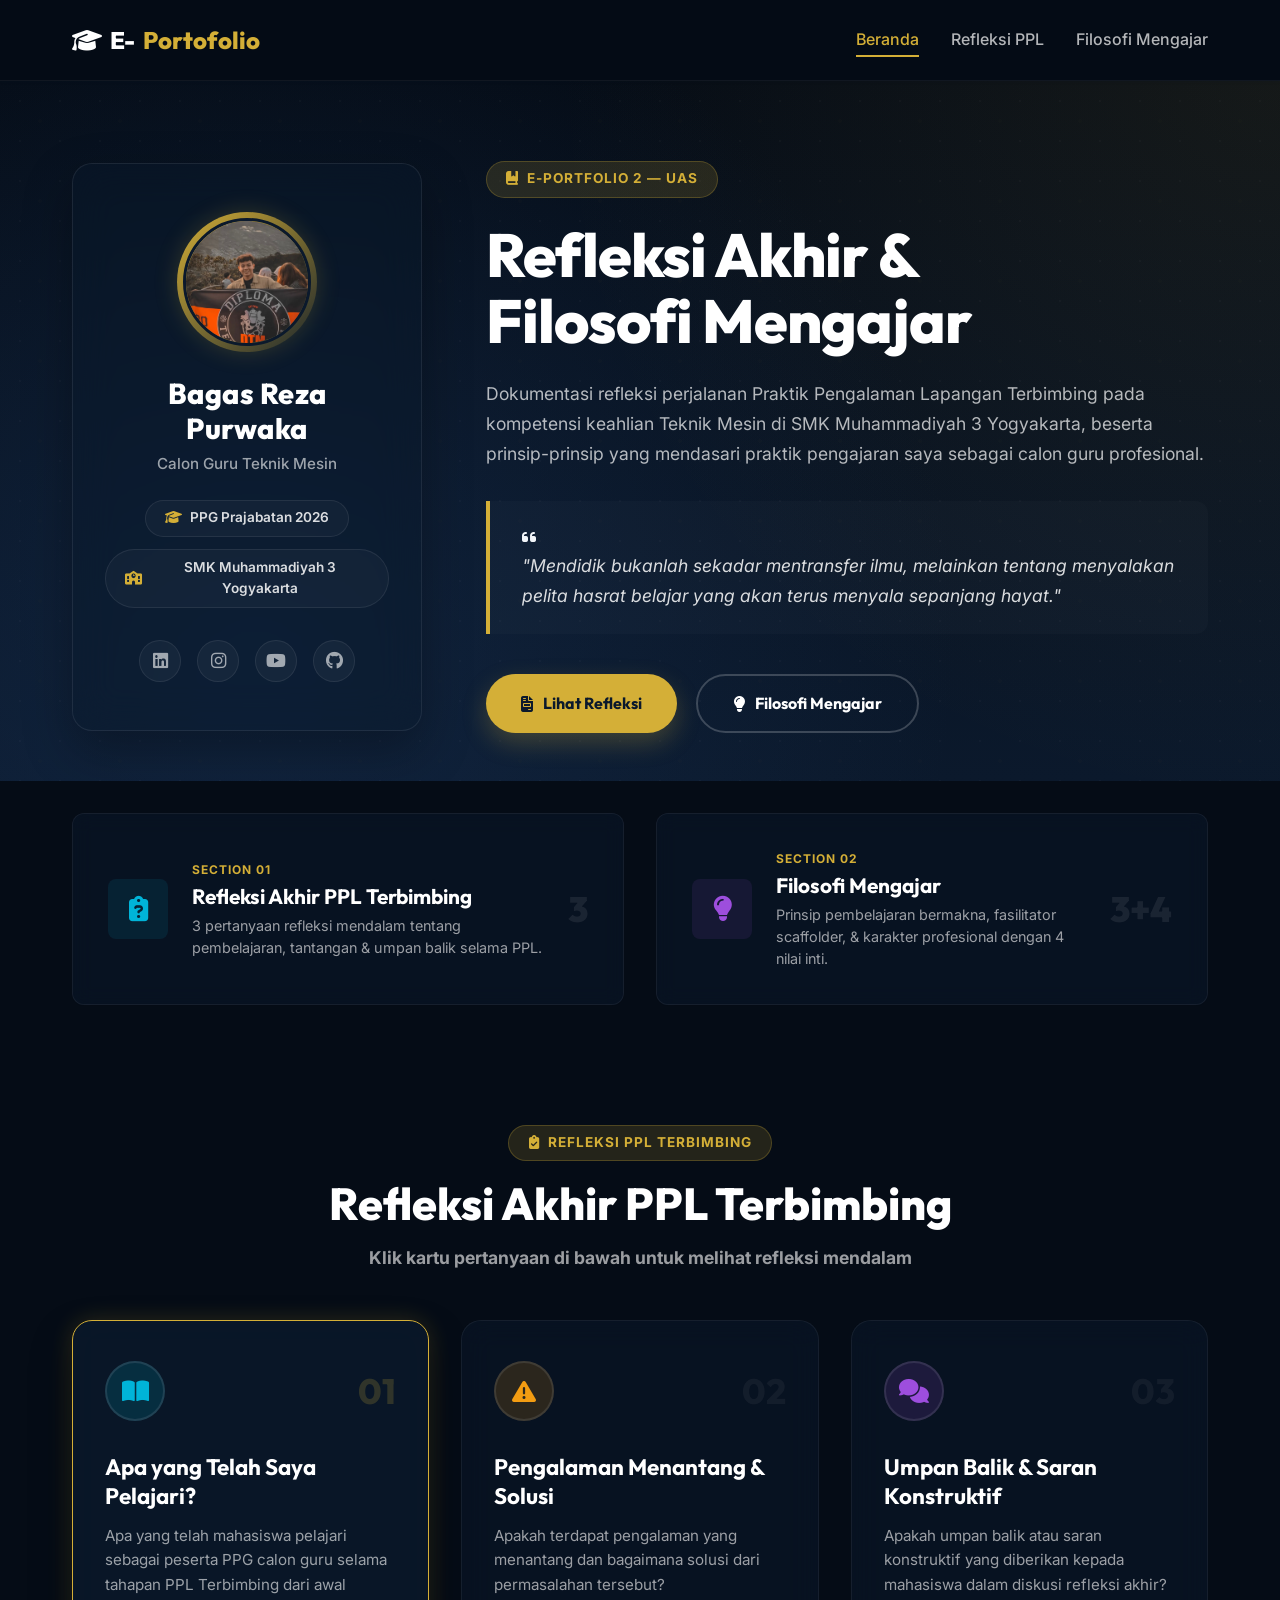
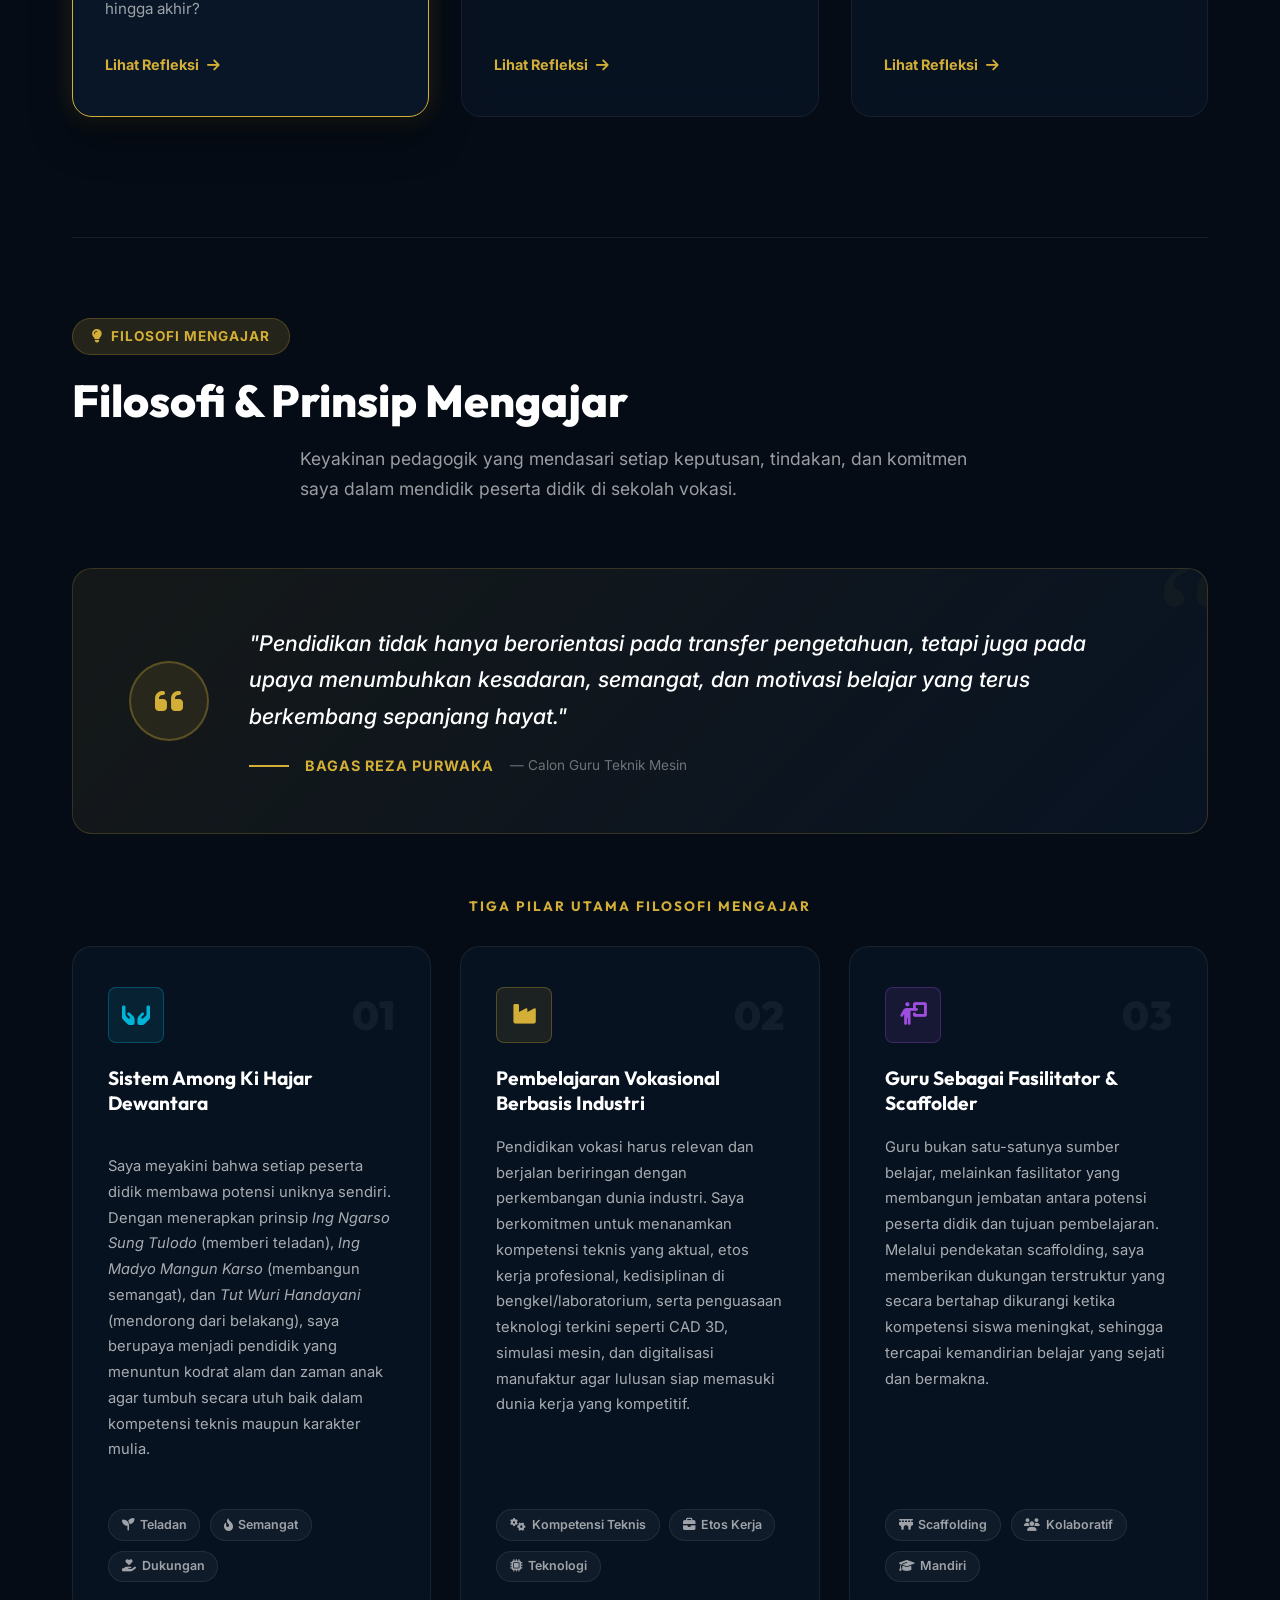
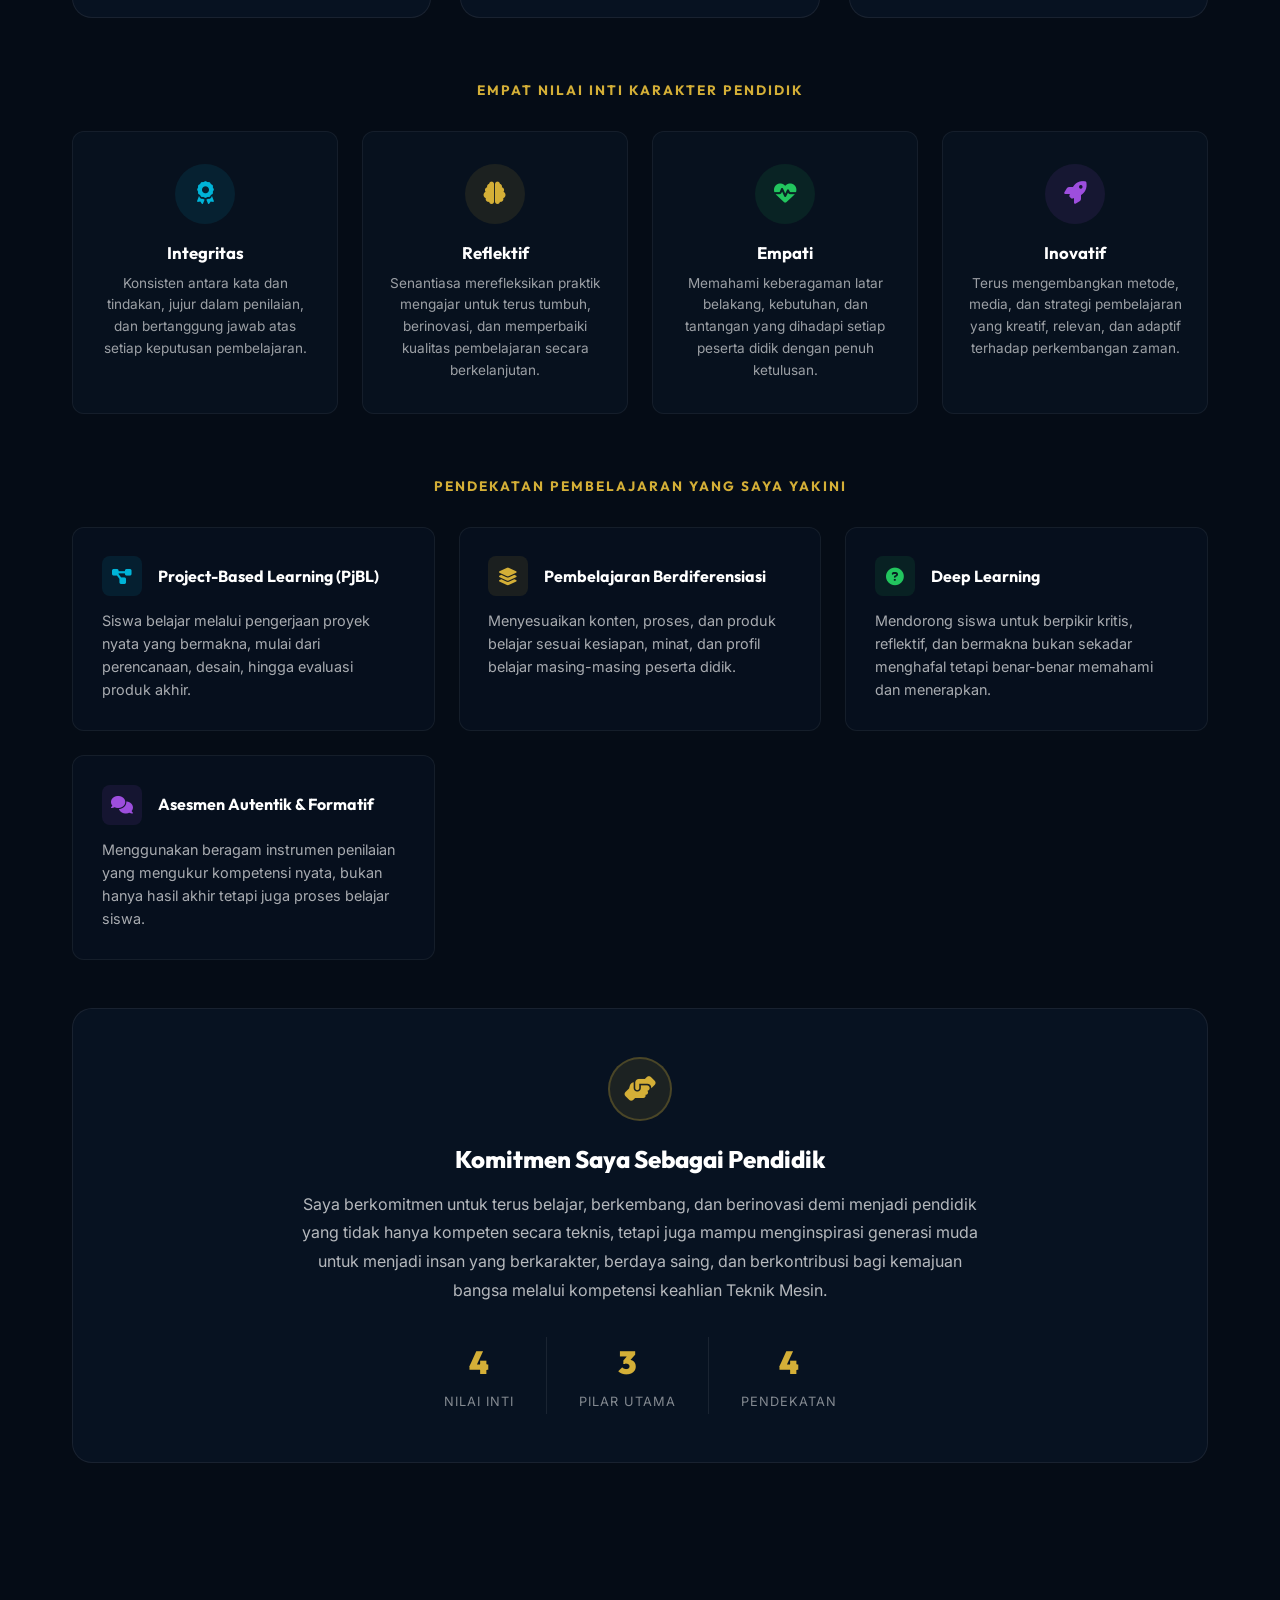
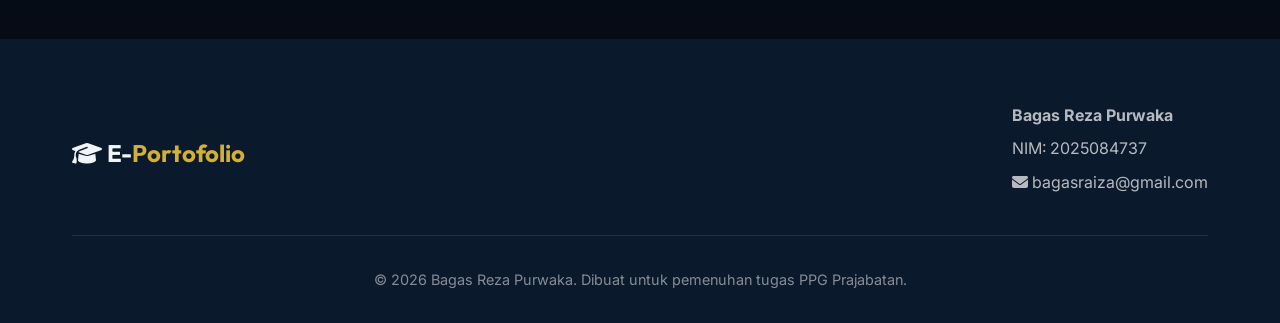
<file: refleksi.html>
<!DOCTYPE html>
<html lang="id">
<head>
    <meta charset="UTF-8">
    <meta name="viewport" content="width=device-width, initial-scale=1.0">
    <title>E-Portofolio 2 | Bagas Reza Purwaka</title>
    <meta name="description" content="E-Portofolio 2: Refleksi Akhir PPL Terbimbing & Filosofi Mengajar oleh Bagas Reza Purwaka">
    <link rel="stylesheet" href="styles.css">
    <!-- Font Awesome -->
    <link rel="stylesheet" href="https://cdnjs.cloudflare.com/ajax/libs/font-awesome/6.4.0/css/all.min.css">
    <style>
        /* Specific Styles for E-Portfolio 2 */
        body {
            background-color: #050c16; /* Matches premium dark theme of chooser */
            color: var(--text-light);
        }

        .navbar {
            background-color: rgba(5, 12, 22, 0.85) !important;
            backdrop-filter: blur(15px);
            -webkit-backdrop-filter: blur(15px);
            border-bottom: 1px solid rgba(255, 255, 255, 0.05);
        }

        .navbar .logo {
            color: white !important;
        }

        .navbar .nav-links a {
            color: rgba(255, 255, 255, 0.7) !important;
        }

        .navbar .nav-links a:hover,
        .navbar .nav-links a.active {
            color: var(--accent) !important;
        }

        .navbar .nav-links a::after {
            background-color: var(--accent);
        }

        .header-banner-premium {
            background: radial-gradient(circle at top right, rgba(212, 175, 55, 0.08), transparent 50%), 
                        radial-gradient(circle at 20% 80%, rgba(26, 54, 93, 0.4), transparent 60%),
                        linear-gradient(180deg, #050c16 0%, #0b192c 100%);
            position: relative;
            padding: 5rem 0 3rem;
            overflow: hidden;
        }

        /* Decorative glowing lights/circuits */
        .header-banner-premium::before {
            content: '';
            position: absolute;
            top: 0; left: 0; right: 0; bottom: 0;
            background-image: 
                radial-gradient(rgba(255, 255, 255, 0.03) 1px, transparent 0),
                radial-gradient(rgba(212, 175, 55, 0.02) 2px, transparent 0);
            background-size: 40px 40px, 80px 80px;
            opacity: 0.8;
            pointer-events: none;
        }

        .banner-grid {
            display: grid;
            grid-template-columns: 350px 1fr;
            gap: 4rem;
            align-items: center;
            position: relative;
            z-index: 10;
        }

        @media (max-width: 992px) {
            .banner-grid {
                grid-template-columns: 1fr;
                gap: 3rem;
            }
        }

        /* Profile Card on Left */
        .profile-card-premium {
            background: rgba(11, 25, 44, 0.45);
            backdrop-filter: blur(20px);
            -webkit-backdrop-filter: blur(20px);
            border: 1px solid rgba(255, 255, 255, 0.08);
            border-radius: var(--radius-lg);
            padding: 3rem 2rem;
            text-align: center;
            box-shadow: 0 20px 50px rgba(0, 0, 0, 0.3);
            position: relative;
        }

        .profile-avatar-container {
            width: 140px;
            height: 140px;
            border-radius: 50%;
            margin: 0 auto 1.5rem;
            padding: 6px;
            background: linear-gradient(135deg, var(--accent) 0%, rgba(212, 175, 55, 0.1) 100%);
            box-shadow: 0 0 25px rgba(212, 175, 55, 0.2);
            position: relative;
        }

        .profile-avatar {
            width: 100%;
            height: 100%;
            border-radius: 50%;
            object-fit: cover;
            border: 3px solid #0b192c;
            display: block;
        }

        .profile-name {
            font-size: 1.8rem;
            color: white;
            font-weight: 800;
            margin-bottom: 0.4rem;
            letter-spacing: 0.5px;
        }

        .profile-title {
            font-size: 0.95rem;
            color: rgba(255, 255, 255, 0.6);
            margin-bottom: 1.5rem;
            font-weight: 500;
        }

        .badge-container {
            display: flex;
            flex-direction: column;
            gap: 0.8rem;
            align-items: center;
            margin-bottom: 2rem;
        }

        .badge-item {
            background: rgba(255, 255, 255, 0.03);
            border: 1px solid rgba(255, 255, 255, 0.08);
            color: rgba(255, 255, 255, 0.85);
            padding: 0.4rem 1.2rem;
            border-radius: 50px;
            font-size: 0.85rem;
            font-weight: 600;
            display: inline-flex;
            align-items: center;
            gap: 0.5rem;
            transition: all 0.3s ease;
        }

        .badge-item i {
            color: var(--accent);
        }

        .badge-item:hover {
            border-color: var(--accent);
            background: rgba(212, 175, 55, 0.05);
        }

        .social-links-premium {
            display: flex;
            justify-content: center;
            gap: 1rem;
        }

        .social-links-premium a {
            width: 42px;
            height: 42px;
            border-radius: 50%;
            background: rgba(255, 255, 255, 0.04);
            border: 1px solid rgba(255, 255, 255, 0.08);
            display: flex;
            align-items: center;
            justify-content: center;
            color: rgba(255, 255, 255, 0.6);
            font-size: 1.1rem;
            transition: all 0.3s ease;
        }

        .social-links-premium a:hover {
            background: var(--accent);
            color: var(--primary);
            border-color: var(--accent);
            transform: translateY(-3px);
            box-shadow: 0 5px 15px rgba(212, 175, 55, 0.3);
        }

        /* Right Content Block */
        .banner-main-content {
            text-align: left;
        }

        .banner-tag {
            display: inline-flex;
            align-items: center;
            gap: 0.5rem;
            background: rgba(212, 175, 55, 0.15);
            color: var(--accent);
            border: 1px solid rgba(212, 175, 55, 0.25);
            padding: 0.4rem 1.2rem;
            border-radius: 50px;
            font-weight: 700;
            font-size: 0.85rem;
            text-transform: uppercase;
            letter-spacing: 1px;
            margin-bottom: 1.5rem;
        }

        .banner-title {
            color: white;
            font-size: 3.8rem;
            font-weight: 800;
            line-height: 1.1;
            margin-bottom: 1.5rem;
            letter-spacing: -1px;
        }

        @media (max-width: 768px) {
            .banner-title {
                font-size: 2.8rem;
            }
        }

        .banner-description {
            color: rgba(255, 255, 255, 0.7);
            font-size: 1.1rem;
            line-height: 1.7;
            max-width: 800px;
            margin-bottom: 2rem;
        }

        .quote-box-premium {
            background: rgba(255, 255, 255, 0.02);
            border-left: 4px solid var(--accent);
            padding: 1.5rem 2rem;
            border-radius: 0 var(--radius-md) var(--radius-md) 0;
            margin-bottom: 2.5rem;
            position: relative;
            max-width: 800px;
        }

        .quote-text {
            font-size: 1.1rem;
            font-style: italic;
            color: rgba(255, 255, 255, 0.85);
            line-height: 1.7;
            margin: 0;
        }

        .banner-actions {
            display: flex;
            gap: 1.2rem;
            flex-wrap: wrap;
        }

        .btn-accent-premium {
            background: var(--accent);
            color: var(--primary) !important;
            padding: 0.9rem 2.2rem;
            border-radius: 50px;
            font-weight: 700;
            font-family: 'Outfit', sans-serif;
            display: inline-flex;
            align-items: center;
            gap: 0.6rem;
            box-shadow: 0 10px 25px rgba(212, 175, 55, 0.25);
            transition: all 0.3s ease;
        }

        .btn-accent-premium:hover {
            background: var(--accent-hover);
            transform: translateY(-3px);
            box-shadow: 0 15px 30px rgba(212, 175, 55, 0.35);
        }

        .btn-outline-premium {
            background: transparent;
            color: white !important;
            border: 2px solid rgba(255, 255, 255, 0.2);
            padding: 0.9rem 2.2rem;
            border-radius: 50px;
            font-weight: 700;
            font-family: 'Outfit', sans-serif;
            display: inline-flex;
            align-items: center;
            gap: 0.6rem;
            transition: all 0.3s ease;
        }

        .btn-outline-premium:hover {
            border-color: white;
            background: rgba(255, 255, 255, 0.05);
            transform: translateY(-3px);
        }

        /* Bottom Menu Option Cards Link */
        .section-cards-grid {
            display: grid;
            grid-template-columns: repeat(2, 1fr);
            gap: 2rem;
            margin: 2rem auto 4rem;
        }

        @media (max-width: 768px) {
            .section-cards-grid {
                grid-template-columns: 1fr;
            }
        }

        .section-card-link {
            background: rgba(11, 25, 44, 0.5);
            backdrop-filter: blur(10px);
            -webkit-backdrop-filter: blur(10px);
            border: 1px solid rgba(255, 255, 255, 0.06);
            border-radius: var(--radius-md);
            padding: 2.2rem;
            display: flex;
            align-items: center;
            gap: 1.5rem;
            transition: all 0.4s cubic-bezier(0.165, 0.84, 0.44, 1);
            position: relative;
            overflow: hidden;
            text-decoration: none;
        }

        .section-card-link::after {
            content: '';
            position: absolute;
            left: 0; top: 0; bottom: 0;
            width: 4px;
            background: var(--accent);
            opacity: 0;
            transition: opacity 0.3s ease;
        }

        .section-card-link:hover {
            transform: translateY(-5px);
            border-color: rgba(212, 175, 55, 0.3);
            box-shadow: 0 15px 35px rgba(0,0,0,0.3);
            background: rgba(11, 25, 44, 0.7);
        }

        .section-card-link:hover::after {
            opacity: 1;
        }

        .scl-icon {
            width: 60px;
            height: 60px;
            border-radius: var(--radius-sm);
            display: flex;
            align-items: center;
            justify-content: center;
            font-size: 1.6rem;
            flex-shrink: 0;
        }

        .scl-01 .scl-icon {
            background: rgba(0, 180, 216, 0.1);
            color: #00b4d8;
        }

        .scl-02 .scl-icon {
            background: rgba(157, 78, 221, 0.1);
            color: #9d4edd;
        }

        .scl-info {
            flex-grow: 1;
        }

        .scl-num-label {
            font-size: 0.75rem;
            font-weight: 700;
            color: var(--accent);
            letter-spacing: 1px;
            text-transform: uppercase;
            display: block;
            margin-bottom: 0.3rem;
        }

        .section-card-link h3 {
            color: white;
            font-size: 1.3rem;
            font-weight: 700;
            margin-bottom: 0.4rem;
        }

        .section-card-link p {
            color: rgba(255, 255, 255, 0.6);
            font-size: 0.9rem;
            line-height: 1.5;
            margin: 0;
        }

        .scl-number {
            font-size: 2.2rem;
            font-weight: 900;
            color: rgba(255, 255, 255, 0.08);
            font-family: 'Outfit', sans-serif;
            transition: all 0.3s ease;
        }

        .section-card-link:hover .scl-number {
            color: rgba(212, 175, 55, 0.18);
            transform: scale(1.1);
        }

        /* General Section Styling Adaptations */
        .section {
            padding: 5rem 0;
        }

        .section-header-left h2 {
            color: white;
        }

        .interactive-card {
            background: rgba(11, 25, 44, 0.45);
            border: 1px solid rgba(255, 255, 255, 0.08);
        }

        .interactive-card h3 {
            color: white;
        }

        .pillar-card {
            background: rgba(11, 25, 44, 0.45);
            border: 1px solid rgba(255, 255, 255, 0.06);
            border-left: 4px solid var(--accent);
        }

        .pillar-card h3 {
            color: white;
        }

        .pillar-icon {
            background: rgba(255, 255, 255, 0.04);
            color: var(--accent);
        }

        .pillar-card:hover .pillar-icon {
            background: var(--accent);
            color: var(--primary);
        }

        .step-badge {
            background: #0b192c;
            border-color: var(--accent);
            color: var(--accent);
        }

        .step-item h4 {
            color: white;
        }

        /* Intro Box adjustment */
        .intro-box {
            background: rgba(11, 25, 44, 0.55);
            border: 1px solid rgba(255, 255, 255, 0.08);
            border-top: 4px solid var(--accent);
            color: white;
        }

        .intro-box p {
            color: rgba(255, 255, 255, 0.7) !important;
        }

        .card-tag {
            background: rgba(255, 255, 255, 0.05);
            color: rgba(255, 255, 255, 0.8);
        }

        .back-button {
            border-color: rgba(255, 255, 255, 0.15);
        }

        /* 3 Question Cards Grid Styles */
        .refleksi-cards-grid {
            display: grid;
            grid-template-columns: repeat(3, 1fr);
            gap: 2rem;
            margin-bottom: 2.5rem;
        }

        @media (max-width: 992px) {
            .refleksi-cards-grid {
                grid-template-columns: 1fr;
            }
        }

        .refleksi-card-item {
            background: rgba(11, 25, 44, 0.5);
            backdrop-filter: blur(15px);
            -webkit-backdrop-filter: blur(15px);
            border: 1px solid rgba(255, 255, 255, 0.06);
            border-radius: var(--radius-lg);
            padding: 2.5rem 2rem;
            cursor: pointer;
            transition: all 0.4s cubic-bezier(0.165, 0.84, 0.44, 1);
            position: relative;
            display: flex;
            flex-direction: column;
            justify-content: space-between;
        }

        .refleksi-card-item:hover {
            transform: translateY(-8px);
            border-color: rgba(212, 175, 55, 0.4);
            box-shadow: 0 15px 35px rgba(0,0,0,0.3), 0 0 20px rgba(212, 175, 55, 0.1);
        }

        .refleksi-card-item.active {
            border-color: var(--accent);
            background: rgba(11, 25, 44, 0.8);
            box-shadow: 0 20px 40px rgba(0, 0, 0, 0.4), 0 0 25px rgba(212, 175, 55, 0.2);
        }

        .refleksi-card-header {
            display: flex;
            justify-content: space-between;
            align-items: center;
            margin-bottom: 2rem;
        }

        .refleksi-card-icon {
            width: 60px;
            height: 60px;
            border-radius: 50%;
            display: flex;
            align-items: center;
            justify-content: center;
            font-size: 1.5rem;
            border: 2px solid rgba(255, 255, 255, 0.1);
            transition: all 0.3s ease;
        }

        .refleksi-card-item:hover .refleksi-card-icon {
            transform: scale(1.1);
            border-color: var(--accent);
        }

        .badge-01 {
            background: rgba(0, 180, 216, 0.15);
            color: #00b4d8;
        }
        .badge-02 {
            background: rgba(243, 156, 18, 0.15);
            color: #f39c12;
        }
        .badge-03 {
            background: rgba(157, 78, 221, 0.15);
            color: #9d4edd;
        }

        .refleksi-card-number {
            font-size: 2.2rem;
            font-weight: 800;
            color: rgba(255, 255, 255, 0.05);
            font-family: 'Outfit', sans-serif;
            transition: all 0.3s ease;
        }

        .refleksi-card-item.active .refleksi-card-number {
            color: rgba(212, 175, 55, 0.2);
        }

        .refleksi-card-item h3 {
            color: white;
            font-size: 1.4rem;
            font-weight: 700;
            margin-bottom: 0.8rem;
            line-height: 1.3;
        }

        .refleksi-card-item p {
            color: rgba(255, 255, 255, 0.6);
            font-size: 0.95rem;
            line-height: 1.6;
            margin-bottom: 2rem;
            flex-grow: 1;
        }

        .refleksi-card-link-text {
            color: var(--accent);
            font-weight: 700;
            font-size: 0.9rem;
            display: inline-flex;
            align-items: center;
            gap: 0.5rem;
            transition: all 0.3s ease;
        }

        .refleksi-card-item:hover .refleksi-card-link-text i {
            transform: translateX(5px);
        }

        /* Dynamic Content Panel Styles */
        .refleksi-dynamic-content {
            background: rgba(11, 25, 44, 0.25);
            border: 1px solid rgba(255, 255, 255, 0.05);
            border-radius: var(--radius-lg);
            padding: 3rem;
            min-height: 400px;
        }

        @media (max-width: 768px) {
            .refleksi-dynamic-content {
                padding: 1.5rem;
            }
        }

        .refleksi-tab-panel {
            display: none;
            animation: panelFadeIn 0.5s ease forwards;
        }

        .refleksi-tab-panel.active {
            display: block;
        }

        @keyframes panelFadeIn {
            from { opacity: 0; transform: translateY(15px); }
            to { opacity: 1; transform: translateY(0); }
        }

        /* Sub Steps (Observasi, Asistensi, Praktik, Evaluasi) */
        .sub-step-grid {
            display: grid;
            grid-template-columns: repeat(4, 1fr);
            gap: 1.2rem;
            margin-bottom: 2.5rem;
        }

        @media (max-width: 992px) {
            .sub-step-grid {
                grid-template-columns: repeat(2, 1fr);
            }
        }

        @media (max-width: 576px) {
            .sub-step-grid {
                grid-template-columns: 1fr;
            }
        }

        .sub-step-btn {
            background: rgba(11, 25, 44, 0.4);
            border: 1px solid rgba(255, 255, 255, 0.05);
            border-radius: var(--radius-md);
            padding: 1.5rem;
            cursor: pointer;
            display: flex;
            gap: 1rem;
            align-items: flex-start;
            transition: all 0.3s ease;
        }

        .sub-step-btn:hover {
            border-color: rgba(212, 175, 55, 0.2);
            background: rgba(11, 25, 44, 0.6);
        }

        .sub-step-btn.active {
            border-color: var(--accent);
            background: rgba(11, 25, 44, 0.85);
            box-shadow: 0 10px 20px rgba(0, 0, 0, 0.3);
        }

        .sub-step-num {
            font-size: 1.4rem;
            font-weight: 800;
            color: var(--accent);
            font-family: 'Outfit', sans-serif;
            opacity: 0.6;
        }

        .sub-step-btn.active .sub-step-num {
            opacity: 1;
        }

        .sub-step-info h5 {
            color: white;
            font-size: 1.05rem;
            font-weight: 700;
            margin-bottom: 0.25rem;
        }

        .sub-step-info p {
            color: rgba(255, 255, 255, 0.45);
            font-size: 0.75rem;
            line-height: 1.3;
            margin: 0;
        }

        .sub-step-btn.active .sub-step-info p {
            color: rgba(255, 255, 255, 0.7);
        }

        /* Sub step content displays */
        /* Modal Popup System */
        .refleksi-modal {
            display: none; 
            position: fixed; 
            z-index: 9999; 
            left: 0;
            top: 0;
            width: 100%; 
            height: 100%; 
            overflow: hidden; 
            background-color: rgba(5, 12, 22, 0.85); 
            backdrop-filter: blur(15px);
            -webkit-backdrop-filter: blur(15px);
            align-items: center;
            justify-content: center;
            padding: 2rem;
        }

        .refleksi-modal-content {
            background: #0b192c;
            border: 1px solid rgba(255, 255, 255, 0.1);
            border-radius: var(--radius-lg);
            width: 100%;
            max-width: 1000px;
            box-shadow: 0 25px 50px rgba(0,0,0,0.5), 0 0 30px rgba(212, 175, 55, 0.15);
            position: relative;
            animation: modalSlideUp 0.4s cubic-bezier(0.165, 0.84, 0.44, 1) forwards;
            padding: 3rem 2.5rem;
            max-height: 90vh;
            overflow-y: auto;
        }

        @keyframes modalSlideUp {
            from { opacity: 0; transform: translateY(50px); }
            to { opacity: 1; transform: translateY(0); }
        }

        .refleksi-modal-close {
            position: absolute;
            top: 1.5rem;
            right: 2rem;
            color: rgba(255, 255, 255, 0.5);
            font-size: 1.8rem;
            cursor: pointer;
            transition: color 0.3s ease, transform 0.3s ease;
            z-index: 100;
        }

        .refleksi-modal-close:hover {
            color: var(--accent);
            transform: scale(1.1);
        }

        /* Hide the dynamic content area by default since it will be displayed in modal */
        .refleksi-dynamic-content {
            background: transparent;
            border: none;
            padding: 0;
            min-height: auto;
        }

        /* =============================================
           FILOSOFI MENGAJAR — New Premium Styles
        ============================================= */

        /* 3-column pillars grid */
        .filosofi-pillars-grid {
            display: grid;
            grid-template-columns: repeat(3, 1fr);
            gap: 1.8rem;
        }

        @media (max-width: 992px) {
            .filosofi-pillars-grid {
                grid-template-columns: 1fr;
            }
        }

        /* Individual pillar card */
        .filosofi-pillar-card {
            background: rgba(11, 25, 44, 0.5);
            border: 1px solid rgba(255, 255, 255, 0.07);
            border-radius: var(--radius-lg);
            padding: 2.2rem;
            display: flex;
            flex-direction: column;
            gap: 1.2rem;
            transition: all 0.35s cubic-bezier(0.165, 0.84, 0.44, 1);
            position: relative;
            overflow: hidden;
        }

        .filosofi-pillar-card::before {
            content: '';
            position: absolute;
            bottom: 0; left: 0; right: 0;
            height: 3px;
            background: linear-gradient(90deg, var(--accent), transparent);
            opacity: 0;
            transition: opacity 0.3s ease;
        }

        .filosofi-pillar-card:hover {
            transform: translateY(-6px);
            border-color: rgba(212, 175, 55, 0.2);
            box-shadow: 0 20px 40px rgba(0, 0, 0, 0.3);
            background: rgba(11, 25, 44, 0.7);
        }

        .filosofi-pillar-card:hover::before {
            opacity: 1;
        }

        .fp-top {
            display: flex;
            justify-content: space-between;
            align-items: center;
        }

        .fp-icon-wrap {
            width: 56px;
            height: 56px;
            border-radius: var(--radius-sm);
            border: 1px solid;
            display: flex;
            align-items: center;
            justify-content: center;
            font-size: 1.4rem;
            transition: transform 0.3s ease;
        }

        .filosofi-pillar-card:hover .fp-icon-wrap {
            transform: scale(1.1) rotate(-5deg);
        }

        .fp-num {
            font-size: 2.5rem;
            font-weight: 900;
            color: rgba(255, 255, 255, 0.05);
            font-family: 'Outfit', sans-serif;
            transition: color 0.3s ease;
        }

        .filosofi-pillar-card:hover .fp-num {
            color: rgba(212, 175, 55, 0.15);
        }

        .fp-title {
            color: white !important;
            font-size: 1.2rem;
            font-weight: 700;
            line-height: 1.3;
            margin: 0 !important;
        }

        .fp-desc {
            color: rgba(255, 255, 255, 0.65);
            font-size: 0.92rem;
            line-height: 1.75;
            margin: 0;
            flex-grow: 1;
        }

        .fp-tags {
            display: flex;
            flex-wrap: wrap;
            gap: 0.6rem;
            margin-top: 0.5rem;
        }

        .fp-tags span {
            background: rgba(255, 255, 255, 0.04);
            border: 1px solid rgba(255, 255, 255, 0.08);
            color: rgba(255, 255, 255, 0.6);
            padding: 0.3rem 0.8rem;
            border-radius: 40px;
            font-size: 0.78rem;
            font-weight: 600;
            display: inline-flex;
            align-items: center;
            gap: 0.35rem;
            transition: all 0.3s ease;
        }

        .filosofi-pillar-card:hover .fp-tags span {
            border-color: rgba(212, 175, 55, 0.2);
            color: rgba(255, 255, 255, 0.8);
        }

        /* 4 Core Values Grid */
        .nilai-inti-grid {
            display: grid;
            grid-template-columns: repeat(4, 1fr);
            gap: 1.5rem;
        }

        @media (max-width: 992px) {
            .nilai-inti-grid {
                grid-template-columns: repeat(2, 1fr);
            }
        }

        @media (max-width: 576px) {
            .nilai-inti-grid {
                grid-template-columns: 1fr;
            }
        }

        .nilai-item {
            background: rgba(11, 25, 44, 0.4);
            border: 1px solid rgba(255, 255, 255, 0.06);
            border-radius: var(--radius-md);
            padding: 2rem 1.5rem;
            text-align: center;
            transition: all 0.35s ease;
        }

        .nilai-item:hover {
            transform: translateY(-5px);
            border-color: rgba(212, 175, 55, 0.2);
            box-shadow: 0 15px 30px rgba(0, 0, 0, 0.25);
        }

        .nilai-icon {
            width: 60px;
            height: 60px;
            border-radius: 50%;
            display: flex;
            align-items: center;
            justify-content: center;
            font-size: 1.4rem;
            margin: 0 auto 1.2rem;
            transition: transform 0.3s ease;
        }

        .nilai-item:hover .nilai-icon {
            transform: scale(1.1);
        }

        .nilai-item h4 {
            color: white;
            font-size: 1.05rem;
            font-weight: 700;
            margin-bottom: 0.6rem;
        }

        .nilai-item p {
            color: rgba(255, 255, 255, 0.6);
            font-size: 0.85rem;
            line-height: 1.6;
            margin: 0;
        }

        /* Approach Items */
        .approach-item {
            background: rgba(11, 25, 44, 0.35);
            border: 1px solid rgba(255, 255, 255, 0.06);
            border-radius: var(--radius-md);
            padding: 1.8rem;
            transition: all 0.3s ease;
        }

        .approach-item:hover {
            border-color: rgba(212, 175, 55, 0.2);
            background: rgba(11, 25, 44, 0.55);
            transform: translateY(-3px);
        }
    </style>
</head>
<body>

    <!-- Navigation -->
    <nav class="navbar">
        <div class="container">
            <a href="index.html" class="logo">
                <i class="fa-solid fa-graduation-cap"></i> E-<span>Portofolio</span>
            </a>
            <div class="menu-toggle">
                <i class="fa-solid fa-bars"></i>
            </div>
            <ul class="nav-links">
                <li><a href="refleksi.html">Beranda</a></li>
                <li><a href="#refleksi-ppl">Refleksi PPL</a></li>
                <li><a href="#filosofi-mengajar">Filosofi Mengajar</a></li>
            </ul>
        </div>
    </nav>

    <!-- Header Banner -->
    <header class="header-banner-premium">
        <div class="container banner-grid fade-in">
            
            <!-- Left Card: Profile Card -->
            <div class="profile-card-premium">
                <div class="profile-avatar-container">
                    <img src="assets/foto-hero.jpeg" alt="Bagas Reza Purwaka" class="profile-avatar">
                </div>
                <h2 class="profile-name">Bagas Reza Purwaka</h2>
                <p class="profile-title">Calon Guru Teknik Mesin</p>
                <div class="badge-container">
                    <span class="badge-item"><i class="fa-solid fa-graduation-cap"></i> PPG Prajabatan 2026</span>
                    <span class="badge-item"><i class="fa-solid fa-school"></i> SMK Muhammadiyah 3 Yogyakarta</span>
                </div>
                <div class="social-links-premium">
                    <a href="https://linkedin.com" target="_blank"><i class="fa-brands fa-linkedin"></i></a>
                    <a href="https://instagram.com" target="_blank"><i class="fa-brands fa-instagram"></i></a>
                    <a href="https://youtube.com" target="_blank"><i class="fa-brands fa-youtube"></i></a>
                    <a href="https://github.com" target="_blank"><i class="fa-brands fa-github"></i></a>
                </div>
            </div>

            <!-- Right Content -->
            <div class="banner-main-content">
                <span class="banner-tag"><i class="fa-solid fa-book-bookmark"></i> E-Portfolio 2 &mdash; UAS</span>
                <h1 class="banner-title">Refleksi Akhir &amp;<br>Filosofi Mengajar</h1>
                <p class="banner-description">
                    Dokumentasi refleksi perjalanan Praktik Pengalaman Lapangan Terbimbing pada kompetensi keahlian Teknik Mesin di SMK Muhammadiyah 3 Yogyakarta, beserta prinsip-prinsip yang mendasari praktik pengajaran saya sebagai calon guru profesional.
                </p>
                
                <div class="quote-box-premium">
                    <span class="quote-icon"><i class="fa-solid fa-quote-left"></i></span>
                    <p class="quote-text">
                        "Mendidik bukanlah sekadar mentransfer ilmu, melainkan tentang menyalakan pelita hasrat belajar yang akan terus menyala sepanjang hayat."
                    </p>
                </div>
                
                <div class="banner-actions">
                    <a href="#refleksi-ppl" class="btn btn-accent-premium"><i class="fa-solid fa-file-invoice"></i> Lihat Refleksi</a>
                    <a href="#filosofi-mengajar" class="btn btn-outline-premium"><i class="fa-solid fa-lightbulb"></i> Filosofi Mengajar</a>
                </div>
            </div>
            
        </div>
    </header>

    <!-- Section Cards Link Grid -->
    <div class="section-cards-grid container fade-in">
        <a href="#refleksi-ppl" class="section-card-link scl-01">
            <div class="scl-icon"><i class="fa-solid fa-clipboard-question"></i></div>
            <div class="scl-info">
                <span class="scl-num-label">SECTION 01</span>
                <h3>Refleksi Akhir PPL Terbimbing</h3>
                <p>3 pertanyaan refleksi mendalam tentang pembelajaran, tantangan &amp; umpan balik selama PPL.</p>
            </div>
            <span class="scl-number">3</span>
        </a>
        <a href="#filosofi-mengajar" class="section-card-link scl-02">
            <div class="scl-icon"><i class="fa-solid fa-lightbulb"></i></div>
            <div class="scl-info">
                <span class="scl-num-label">SECTION 02</span>
                <h3>Filosofi Mengajar</h3>
                <p>Prinsip pembelajaran bermakna, fasilitator scaffolder, &amp; karakter profesional dengan 4 nilai inti.</p>
            </div>
            <span class="scl-number">3+4</span>
        </a>
    </div>

    <!-- Main Content -->
    <main class="container">


        <!-- Section 1: Refleksi Akhir PPL Terbimbing -->
        <section id="refleksi-ppl" class="section" style="padding-top: 2rem;">
            
            <!-- Section Header from Screenshot -->
            <div class="section-title text-center fade-in" style="margin-bottom: 3rem;">
                <span class="banner-tag" style="margin-bottom: 1rem;"><i class="fa-solid fa-clipboard-check"></i> Refleksi PPL Terbimbing</span>
                <h2 style="color: white; font-size: 2.8rem; font-weight: 800; margin-bottom: 0.8rem;">Refleksi Akhir PPL Terbimbing</h2>
                <p style="color: rgba(255, 255, 255, 0.6); font-size: 1.1rem;">Klik kartu pertanyaan di bawah untuk melihat refleksi mendalam</p>
            </div>

            <!-- Grid of 3 Question Cards -->
            <div class="refleksi-cards-grid fade-in">
                
                <!-- Card 01 -->
                <div id="refleksi-card-1" class="refleksi-card-item active" onclick="switchRefleksiTab(1)">
                    <div class="refleksi-card-header">
                        <div class="refleksi-card-icon badge-01">
                            <i class="fa-solid fa-book-open"></i>
                        </div>
                        <span class="refleksi-card-number">01</span>
                    </div>
                    <h3>Apa yang Telah Saya Pelajari?</h3>
                    <p>Apa yang telah mahasiswa pelajari sebagai peserta PPG calon guru selama tahapan PPL Terbimbing dari awal hingga akhir?</p>
                    <span class="refleksi-card-link-text">Lihat Refleksi <i class="fa-solid fa-arrow-right"></i></span>
                </div>

                <!-- Card 02 -->
                <div id="refleksi-card-2" class="refleksi-card-item" onclick="switchRefleksiTab(2)">
                    <div class="refleksi-card-header">
                        <div class="refleksi-card-icon badge-02">
                            <i class="fa-solid fa-triangle-exclamation"></i>
                        </div>
                        <span class="refleksi-card-number">02</span>
                    </div>
                    <h3>Pengalaman Menantang & Solusi</h3>
                    <p>Apakah terdapat pengalaman yang menantang dan bagaimana solusi dari permasalahan tersebut?</p>
                    <span class="refleksi-card-link-text">Lihat Refleksi <i class="fa-solid fa-arrow-right"></i></span>
                </div>

                <!-- Card 03 -->
                <div id="refleksi-card-3" class="refleksi-card-item" onclick="switchRefleksiTab(3)">
                    <div class="refleksi-card-header">
                        <div class="refleksi-card-icon badge-03">
                            <i class="fa-solid fa-comments"></i>
                        </div>
                        <span class="refleksi-card-number">03</span>
                    </div>
                    <h3>Umpan Balik & Saran Konstruktif</h3>
                    <p>Apakah umpan balik atau saran konstruktif yang diberikan kepada mahasiswa dalam diskusi refleksi akhir?</p>
                    <span class="refleksi-card-link-text">Lihat Refleksi <i class="fa-solid fa-arrow-right"></i></span>
                </div>

            </div>

            <!-- Modal Popup Container -->
            <div id="refleksi-modal" class="refleksi-modal">
                <div class="refleksi-modal-content">
                    <span class="refleksi-modal-close" onclick="closeRefleksiModal()"><i class="fa-solid fa-xmark"></i></span>
                    <div id="refleksi-modal-body">
                        
                        <!-- Dynamic Content Area -->
                        <div class="refleksi-dynamic-content" style="margin-top: 0;">
                            <!-- TAB 1: APA YANG TELAH SAYA PELAJARI -->
                            <div id="refleksi-tab-content-1" class="refleksi-tab-panel active">
                    <div class="panel-header-desc" style="background: rgba(11, 25, 44, 0.3); border: 1px solid rgba(255, 255, 255, 0.05); padding: 2.5rem; border-radius: var(--radius-md); margin-bottom: 2.5rem;">
                        <h4 style="color: var(--accent); font-size: 0.9rem; font-weight: 700; text-transform: uppercase; letter-spacing: 1px; margin-bottom: 0.5rem;">Pertanyaan 1</h4>
                        <h2 style="color: white; font-size: 1.8rem; font-weight: 800; margin-bottom: 1rem;">Apa yang Telah Saya Pelajari Sebagai Peserta PPG Calon Guru</h2>
                        <p style="color: rgba(255, 255, 255, 0.85); font-size: 1.05rem; line-height: 1.7; margin: 0;">Selama menjalani tahapan PPL Terbimbing dari awal hingga akhir, saya memperoleh banyak pengalaman dan pembelajaran yang sangat berharga sebagai peserta PPG calon guru. Setiap tahapan memberikan pemahaman baru mengenai tugas dan tanggung jawab seorang pendidik profesional, khususnya dalam pembelajaran praktik di SMK.</p>
                    </div>

                    <!-- Sub-navigation buttons (from screenshot) -->
                    <div class="sub-step-grid">
                        <div id="sub-step-btn-1" class="sub-step-btn active" onclick="switchSubStep(1)">
                            <div class="sub-step-num">01</div>
                            <div class="sub-step-info">
                                <h5>Observasi</h5>
                                <p>Mengenali karakter, gaya belajar, dan kebutuhan peserta didik.</p>
                            </div>
                        </div>
                        <div id="sub-step-btn-2" class="sub-step-btn" onclick="switchSubStep(2)">
                            <div class="sub-step-num">02</div>
                            <div class="sub-step-info">
                                <h5>Asistensi</h5>
                                <p>Belajar pengelolaan kelas Gambar Teknik Manufaktur, pendampingan pengerjaan job, dan demonstrasi penggunaan Autodesk Inventor.</p>
                            </div>
                        </div>
                        <div id="sub-step-btn-3" class="sub-step-btn" onclick="switchSubStep(3)">
                            <div class="sub-step-num">03</div>
                            <div class="sub-step-info">
                                <h5>Praktik</h5>
                                <p>Menerapkan pembelajaran terbimbing pada materi assembly drawing dan mengelola alur kerja siswa di lab CAD.</p>
                            </div>
                        </div>
                        <div id="sub-step-btn-4" class="sub-step-btn" onclick="switchSubStep(4)">
                            <div class="sub-step-num">04</div>
                            <div class="sub-step-info">
                                <h5>Evaluasi</h5>
                                <p>Menerima umpan balik untuk perbaikan PPL Mandiri.</p>
                            </div>
                        </div>
                    </div>

                    <!-- Sub-content displays -->
                    <div class="sub-step-content-display" style="margin-top: 2rem;">
                        <!-- Sub step 1 -->
                        <div id="sub-step-content-1" class="sub-step-pane active">
                            <div class="pane-inner" style="background: rgba(11, 25, 44, 0.45); border: 1px solid rgba(255, 255, 255, 0.08); padding: 2.5rem; border-radius: var(--radius-md); display: flex; gap: 2rem; align-items: flex-start;">
                                <div class="pane-icon" style="font-size: 2.5rem; color: var(--accent); background: rgba(255, 255, 255, 0.03); width: 70px; height: 70px; border-radius: 50%; display: flex; align-items: center; justify-content: center; flex-shrink: 0;"><i class="fa-solid fa-eye"></i></div>
                                <div class="pane-text">
                                    <h3 style="color: white; margin-bottom: 0.8rem; font-weight: 700;">1. Tahap Observasi</h3>
                                    <p style="color: rgba(255, 255, 255, 0.8); line-height: 1.7;">Pada tahap observasi, saya belajar memahami kondisi kelas XI TP secara menyeluruh, baik dari segi karakteristik siswa maupun proses pembelajaran yang berlangsung di kelas dan laboratorium CAD. Saya menyadari bahwa setiap peserta didik memiliki kemampuan, minat, dan gaya belajar yang berbeda-beda. Saat praktik Gambar Teknik Manufaktur, terdapat siswa yang cepat memahami penggunaan Autodesk Inventor, namun ada juga yang membutuhkan pendampingan lebih intensif. Dari tahap ini, saya belajar pentingnya mengenali kebutuhan belajar siswa sebelum melaksanakan pembelajaran.</p>
                                </div>
                            </div>
                        </div>
                        <!-- Sub step 2 -->
                        <div id="sub-step-content-2" class="sub-step-pane">
                            <div class="pane-inner" style="background: rgba(11, 25, 44, 0.45); border: 1px solid rgba(255, 255, 255, 0.08); padding: 2.5rem; border-radius: var(--radius-md); display: flex; gap: 2rem; align-items: flex-start;">
                                <div class="pane-icon" style="font-size: 2.5rem; color: var(--accent); background: rgba(255, 255, 255, 0.03); width: 70px; height: 70px; border-radius: 50%; display: flex; align-items: center; justify-content: center; flex-shrink: 0;"><i class="fa-solid fa-hands-holding"></i></div>
                                <div class="pane-text">
                                    <h3 style="color: white; margin-bottom: 0.8rem; font-weight: 700;">2. Tahap Asistensi</h3>
                                    <p style="color: rgba(255, 255, 255, 0.8); line-height: 1.7;">Pada tahap asistensi, saya belajar bagaimana guru pamong mengelola pembelajaran secara efektif and terstruktur. Guru pamong tidak hanya menjelaskan materi, tetapi juga aktif mendampingi siswa saat membaca jobsheet, mengoperasikan Autodesk Inventor, dan menyelesaikan tugas praktik. Saya memahami pentingnya komunikasi yang jelas, pengelolaan kelas yang baik, serta kemampuan memberikan arahan secara bertahap agar siswa dapat mengikuti pembelajaran dengan optimal.</p>
                                </div>
                            </div>
                        </div>
                        <!-- Sub step 3 -->
                        <div id="sub-step-content-3" class="sub-step-pane">
                            <div class="pane-inner" style="background: rgba(11, 25, 44, 0.45); border: 1px solid rgba(255, 255, 255, 0.08); padding: 2.5rem; border-radius: var(--radius-md); display: flex; gap: 2rem; align-items: flex-start;">
                                <div class="pane-icon" style="font-size: 2.5rem; color: var(--accent); background: rgba(255, 255, 255, 0.03); width: 70px; height: 70px; border-radius: 50%; display: flex; align-items: center; justify-content: center; flex-shrink: 0;"><i class="fa-solid fa-chalkboard-user"></i></div>
                                <div class="pane-text">
                                    <h3 style="color: white; margin-bottom: 0.8rem; font-weight: 700;">3. Tahap Praktik Terbimbing</h3>
                                    <p style="color: rgba(255, 255, 255, 0.8); line-height: 1.7;">Pada tahap praktik terbimbing, saya mulai mengimplementasikan modul ajar berbasis Deep Learning yang telah disusun pada materi Pembuatan Part 3D. Saya belajar bagaimana mengelola pembelajaran mulai dari kegiatan pembukaan, penyampaian materi, demonstrasi software, hingga praktik langsung di laboratorium CAD. Dalam tahap ini saya menyadari bahwa manajemen waktu menjadi hal yang sangat penting agar seluruh rangkaian pembelajaran seperti RPP, LKM, dan praktik dapat terlaksana secara utuh dan sesuai tujuan pembelajaran.</p>
                                </div>
                            </div>
                        </div>
                        <!-- Sub step 4 -->
                        <div id="sub-step-content-4" class="sub-step-pane">
                            <div class="pane-inner" style="background: rgba(11, 25, 44, 0.45); border: 1px solid rgba(255, 255, 255, 0.08); padding: 2.5rem; border-radius: var(--radius-md); display: flex; gap: 2rem; align-items: flex-start;">
                                <div class="pane-icon" style="font-size: 2.5rem; color: var(--accent); background: rgba(255, 255, 255, 0.03); width: 70px; height: 70px; border-radius: 50%; display: flex; align-items: center; justify-content: center; flex-shrink: 0;"><i class="fa-solid fa-square-poll-vertical"></i></div>
                                <div class="pane-text">
                                    <h3 style="color: white; margin-bottom: 0.8rem; font-weight: 700;">4. Tahap Refleksi & Evaluasi</h3>
                                    <p style="color: rgba(255, 255, 255, 0.8); line-height: 1.7;">Pada tahap refleksi dan evaluasi, saya memahami bahwa proses menjadi guru profesional memerlukan refleksi yang berkelanjutan. Setiap pertemuan mengajar memberikan pengalaman baru yang dapat dijadikan bahan evaluasi untuk memperbaiki pembelajaran berikutnya. Saya belajar bahwa refleksi membantu guru mengetahui kelebihan dan kekurangan dalam proses mengajar sehingga dapat terus berkembang menjadi pendidik yang lebih baik, adaptif, dan inovatif.</p>
                                </div>
                            </div>
                        </div>
                    </div>
                </div>

                <!-- TAB 2: PENGALAMAN MENANTANG & SOLUSI -->
                <div id="refleksi-tab-content-2" class="refleksi-tab-panel">
                    <div class="panel-header-desc" style="background: rgba(11, 25, 44, 0.3); border: 1px solid rgba(255, 255, 255, 0.05); padding: 2.5rem; border-radius: var(--radius-md); margin-bottom: 2.5rem;">
                        <h4 style="color: var(--accent); font-size: 0.9rem; font-weight: 700; text-transform: uppercase; letter-spacing: 1px; margin-bottom: 0.5rem;">Pertanyaan 2</h4>
                        <h2 style="color: white; font-size: 1.8rem; font-weight: 800; margin-bottom: 1rem;">Pengalaman Menantang &amp; Solusi yang Diterapkan</h2>
                        <p style="color: rgba(255, 255, 255, 0.85); font-size: 1.05rem; line-height: 1.7; margin: 0;">Selama melaksanakan PPL Terbimbing, terdapat beberapa tantangan yang memberikan pengalaman berharga sekaligus menjadi pembelajaran penting dalam meningkatkan kompetensi mengajar.</p>
                    </div>

                    <div class="challenges-list" style="display: flex; flex-direction: column; gap: 2rem;">
                        <!-- Tantangan 1 -->
                        <div class="challenge-item-card" style="background: rgba(11, 25, 44, 0.45); border: 1px solid rgba(255, 255, 255, 0.08); padding: 2.5rem; border-radius: var(--radius-md);">
                            <div class="cic-header" style="display: flex; gap: 1rem; align-items: center; margin-bottom: 1rem; flex-wrap: wrap;">
                                <span class="cic-badge badge-red" style="background: rgba(239, 68, 68, 0.15); border: 1px solid rgba(239, 68, 68, 0.3); color: #ef4444; padding: 0.3rem 1rem; border-radius: 40px; font-weight: 700; font-size: 0.85rem; text-transform: uppercase;">Tantangan 1</span>
                                <h3 style="color: white; font-weight: 700; margin: 0;">Heterogenitas Kemampuan Siswa</h3>
                            </div>
                            <p class="cic-desc" style="color: rgba(255, 255, 255, 0.7); line-height: 1.7; margin-bottom: 1.5rem;">Dalam satu kelas Gambar Teknik Manufaktur, terdapat perbedaan kemampuan yang cukup signifikan antara siswa yang sudah terbiasa menggunakan Autodesk Inventor dan siswa yang masih kesulitan memahami dasar gambar teknik maupun penggunaan tools pada software.</p>
                            <div class="cic-solution-box" style="background: rgba(212, 175, 55, 0.05); border-left: 4px solid var(--accent); padding: 1.5rem; border-radius: 0 var(--radius-sm) var(--radius-sm) 0;">
                                <h5 style="color: var(--accent); font-weight: 700; margin-bottom: 0.5rem; display: flex; align-items: center; gap: 0.5rem;"><i class="fa-solid fa-lightbulb"></i> Solusi:</h5>
                                <p style="color: rgba(255, 255, 255, 0.85); line-height: 1.6; margin: 0;">Untuk mengatasi hal tersebut, diterapkan strategi pembelajaran diferensiasi melalui jobsheet bertingkat yang dibedakan menjadi level basic, intermediate, dan advanced. Selain itu, diterapkan juga metode peer tutoring, yaitu siswa yang lebih memahami materi membantu temannya yang masih mengalami kesulitan sehingga proses belajar menjadi lebih efektif dan kolaboratif.</p>
                            </div>
                        </div>

                        <!-- Tantangan 2 -->
                        <div class="challenge-item-card" style="background: rgba(11, 25, 44, 0.45); border: 1px solid rgba(255, 255, 255, 0.08); padding: 2.5rem; border-radius: var(--radius-md);">
                            <div class="cic-header" style="display: flex; gap: 1rem; align-items: center; margin-bottom: 1rem; flex-wrap: wrap;">
                                <span class="cic-badge badge-red" style="background: rgba(239, 68, 68, 0.15); border: 1px solid rgba(239, 68, 68, 0.3); color: #ef4444; padding: 0.3rem 1rem; border-radius: 40px; font-weight: 700; font-size: 0.85rem; text-transform: uppercase;">Tantangan 2</span>
                                <h3 style="color: white; font-weight: 700; margin: 0;">Keterbatasan Waktu di Lab CAD</h3>
                            </div>
                            <p class="cic-desc" style="color: rgba(255, 255, 255, 0.7); line-height: 1.7; margin-bottom: 1.5rem;">Waktu pembelajaran di laboratorium CAD yang terbatas sering kali menjadi kendala dalam menyelesaikan seluruh rangkaian pembelajaran, mulai dari penyampaian materi, demonstrasi penggunaan software, hingga praktik assembly drawing secara mandiri.</p>
                            <div class="cic-solution-box" style="background: rgba(212, 175, 55, 0.05); border-left: 4px solid var(--accent); padding: 1.5rem; border-radius: 0 var(--radius-sm) var(--radius-sm) 0;">
                                <h5 style="color: var(--accent); font-weight: 700; margin-bottom: 0.5rem; display: flex; align-items: center; gap: 0.5rem;"><i class="fa-solid fa-lightbulb"></i> Solusi:</h5>
                                <p style="color: rgba(255, 255, 255, 0.85); line-height: 1.6; margin: 0;">Solusi yang diterapkan adalah mengoptimalkan waktu pembelajaran dengan memanfaatkan video demonstrasi sebelum pembelajaran berlangsung melalui pendekatan flipped learning. Selain itu, dibuat SOP penggunaan tools Autodesk Inventor secara jelas agar siswa dapat lebih cepat memahami langkah kerja saat praktik berlangsung.</p>
                            </div>
                        </div>

                        <!-- Tantangan 3 -->
                        <div class="challenge-item-card" style="background: rgba(11, 25, 44, 0.45); border: 1px solid rgba(255, 255, 255, 0.08); padding: 2.5rem; border-radius: var(--radius-md);">
                            <div class="cic-header" style="display: flex; gap: 1rem; align-items: center; margin-bottom: 1rem; flex-wrap: wrap;">
                                <span class="cic-badge badge-red" style="background: rgba(239, 68, 68, 0.15); border: 1px solid rgba(239, 68, 68, 0.3); color: #ef4444; padding: 0.3rem 1rem; border-radius: 40px; font-weight: 700; font-size: 0.85rem; text-transform: uppercase;">Tantangan 3</span>
                                <h3 style="color: white; font-weight: 700; margin: 0;">Menjaga Motivasi Siswa</h3>
                            </div>
                            <p class="cic-desc" style="color: rgba(255, 255, 255, 0.7); line-height: 1.7; margin-bottom: 1.5rem;">Beberapa siswa mengalami penurunan motivasi ketika menghadapi kesalahan atau kegagalan saat praktik, seperti constraint assembly yang tidak sesuai atau hasil gambar yang belum memenuhi standar.</p>
                            <div class="cic-solution-box" style="background: rgba(212, 175, 55, 0.05); border-left: 4px solid var(--accent); padding: 1.5rem; border-radius: 0 var(--radius-sm) var(--radius-sm) 0;">
                                <h5 style="color: var(--accent); font-weight: 700; margin-bottom: 0.5rem; display: flex; align-items: center; gap: 0.5rem;"><i class="fa-solid fa-lightbulb"></i> Solusi:</h5>
                                <p style="color: rgba(255, 255, 255, 0.85); line-height: 1.6; margin: 0;">Untuk menjaga motivasi siswa, dibangun budaya belajar yang positif dengan menanamkan pemahaman bahwa kegagalan merupakan bagian dari proses belajar. Selain itu, diberikan reward berbasis progress serta feedback konstruktif agar siswa tetap percaya diri dan termotivasi untuk terus mencoba memperbaiki hasil praktik mereka.</p>
                            </div>
                        </div>
                    </div>
                </div>

                <!-- TAB 3: UMPAN BALIK & SARAN KONSTRUKTIF -->
                <div id="refleksi-tab-content-3" class="refleksi-tab-panel">
                    <div class="panel-header-desc" style="background: rgba(11, 25, 44, 0.3); border: 1px solid rgba(255, 255, 255, 0.05); padding: 2.5rem; border-radius: var(--radius-md); margin-bottom: 2.5rem;">
                        <h4 style="color: var(--accent); font-size: 0.9rem; font-weight: 700; text-transform: uppercase; letter-spacing: 1px; margin-bottom: 0.5rem;">Pertanyaan 3</h4>
                        <h2 style="color: white; font-size: 1.8rem; font-weight: 800; margin-bottom: 1rem;">Umpan Balik &amp; Saran Konstruktif untuk PPL Mandiri</h2>
                        <p style="color: rgba(255, 255, 255, 0.85); font-size: 1.05rem; line-height: 1.7; margin: 0;">Berikut merupakan umpan balik dan saran konstruktif yang diperoleh selama diskusi refleksi akhir bersama guru pamong, dosen pembimbing, dan teman sejawat sebagai bahan pengembangan diri untuk pelaksanaan PPL Mandiri.</p>
                    </div>

                    <div class="feedback-grid-premium" style="display: grid; grid-template-columns: repeat(auto-fit, minmax(300px, 1fr)); gap: 2rem;">
                        
                        <!-- Guru Pamong -->
                        <div class="feedback-card-item" style="background: rgba(11, 25, 44, 0.45); border: 1px solid rgba(255, 255, 255, 0.08); padding: 2.2rem; border-radius: var(--radius-md); display: flex; flex-direction: column; justify-content: space-between;">
                            <div>
                                <div class="fci-role" style="display: flex; gap: 1rem; align-items: center; margin-bottom: 1.5rem;">
                                    <div class="fci-avatar-icon" style="width: 50px; height: 50px; border-radius: 50%; background: rgba(212, 175, 55, 0.1); color: var(--accent); display: flex; align-items: center; justify-content: center; font-size: 1.2rem; flex-shrink: 0;"><i class="fa-solid fa-user-tie"></i></div>
                                    <div>
                                        <h4 style="color: white; font-weight: 700; margin: 0;">Guru Pamong</h4>
                                        <span style="color: rgba(255, 255, 255, 0.5); font-size: 0.8rem; display: block; margin-top: 0.1rem;">SMK Muhammadiyah 3 Yogyakarta</span>
                                    </div>
                                </div>
                                <div class="fci-quote" style="background: rgba(255, 255, 255, 0.02); padding: 1.2rem; border-radius: var(--radius-sm); margin-bottom: 1.5rem; position: relative;">
                                    <p style="color: rgba(255, 255, 255, 0.9); font-style: italic; line-height: 1.6; margin: 0; font-size: 0.95rem;">“Kemampuan penguasaan materi sudah baik, namun perlu meningkatkan variasi metode penilaian. Coba eksplorasi asesmen autentik yang lebih beragam.”</p>
                                </div>
                            </div>
                            <div class="fci-action-box" style="border-top: 1px solid rgba(255, 255, 255, 0.06); padding-top: 1.2rem;">
                                <h5 style="color: var(--accent); font-weight: 700; margin-bottom: 0.4rem; display: flex; align-items: center; gap: 0.4rem; font-size: 0.9rem;"><i class="fa-solid fa-arrow-right-to-bracket"></i> Tindak Lanjut:</h5>
                                <p style="color: rgba(255, 255, 255, 0.75); line-height: 1.5; margin: 0; font-size: 0.85rem;">Sebagai tindak lanjut, saya akan mengembangkan instrumen asesmen autentik pada pembelajaran Gambar Teknik Manufaktur, seperti rubrik penilaian gambar kerja, penilaian assembly drawing, serta penilaian proses praktik siswa secara lebih komprehensif.</p>
                            </div>
                        </div>

                        <!-- Dosen Pembimbing -->
                        <div class="feedback-card-item" style="background: rgba(11, 25, 44, 0.45); border: 1px solid rgba(255, 255, 255, 0.08); padding: 2.2rem; border-radius: var(--radius-md); display: flex; flex-direction: column; justify-content: space-between;">
                            <div>
                                <div class="fci-role" style="display: flex; gap: 1rem; align-items: center; margin-bottom: 1.5rem;">
                                    <div class="fci-avatar-icon" style="width: 50px; height: 50px; border-radius: 50%; background: rgba(212, 175, 55, 0.1); color: var(--accent); display: flex; align-items: center; justify-content: center; font-size: 1.2rem; flex-shrink: 0;"><i class="fa-solid fa-user-graduate"></i></div>
                                    <div>
                                        <h4 style="color: white; font-weight: 700; margin: 0;">Dosen Pembimbing</h4>
                                        <span style="color: rgba(255, 255, 255, 0.5); font-size: 0.8rem; display: block; margin-top: 0.1rem;">PPG Prajabatan</span>
                                    </div>
                                </div>
                                <div class="fci-quote" style="background: rgba(255, 255, 255, 0.02); padding: 1.2rem; border-radius: var(--radius-sm); margin-bottom: 1.5rem; position: relative;">
                                    <p style="color: rgba(255, 255, 255, 0.9); font-style: italic; line-height: 1.6; margin: 0; font-size: 0.95rem;">“Perencanaan pembelajaran sudah terstruktur. Tingkatkan kemampuan mengintegrasikan teknologi digital ke dalam pembelajaran praktik.”</p>
                                </div>
                            </div>
                            <div class="fci-action-box" style="border-top: 1px solid rgba(255, 255, 255, 0.06); padding-top: 1.2rem;">
                                <h5 style="color: var(--accent); font-weight: 700; margin-bottom: 0.4rem; display: flex; align-items: center; gap: 0.4rem; font-size: 0.9rem;"><i class="fa-solid fa-arrow-right-to-bracket"></i> Tindak Lanjut:</h5>
                                <p style="color: rgba(255, 255, 255, 0.75); line-height: 1.5; margin: 0; font-size: 0.85rem;">Untuk menindaklanjuti saran tersebut, saya akan mengembangkan media pembelajaran berbasis simulasi Autodesk Inventor serta memanfaatkan Learning Management System (LMS) sebagai sarana pengumpulan dan evaluasi hasil pekerjaan siswa.</p>
                            </div>
                        </div>

                        <!-- Teman Sejawat -->
                        <div class="feedback-card-item" style="background: rgba(11, 25, 44, 0.45); border: 1px solid rgba(255, 255, 255, 0.08); padding: 2.2rem; border-radius: var(--radius-md); display: flex; flex-direction: column; justify-content: space-between;">
                            <div>
                                <div class="fci-role" style="display: flex; gap: 1rem; align-items: center; margin-bottom: 1.5rem;">
                                    <div class="fci-avatar-icon" style="width: 50px; height: 50px; border-radius: 50%; background: rgba(212, 175, 55, 0.1); color: var(--accent); display: flex; align-items: center; justify-content: center; font-size: 1.2rem; flex-shrink: 0;"><i class="fa-solid fa-users"></i></div>
                                    <div>
                                        <h4 style="color: white; font-weight: 700; margin: 0;">Teman Sejawat</h4>
                                        <span style="color: rgba(255, 255, 255, 0.5); font-size: 0.8rem; display: block; margin-top: 0.1rem;">Mahasiswa PPG Mesin</span>
                                    </div>
                                </div>
                                <div class="fci-quote" style="background: rgba(255, 255, 255, 0.02); padding: 1.2rem; border-radius: var(--radius-sm); margin-bottom: 1.5rem; position: relative;">
                                    <p style="color: rgba(255, 255, 255, 0.9); font-style: italic; line-height: 1.6; margin: 0; font-size: 0.95rem;">“Interaksi dengan siswa sudah natural. Coba lebih banyak memberikan kesempatan siswa untuk presentasi hasil kerja mereka.”</p>
                                </div>
                            </div>
                            <div class="fci-action-box" style="border-top: 1px solid rgba(255, 255, 255, 0.06); padding-top: 1.2rem;">
                                <h5 style="color: var(--accent); font-weight: 700; margin-bottom: 0.4rem; display: flex; align-items: center; gap: 0.4rem; font-size: 0.9rem;"><i class="fa-solid fa-arrow-right-to-bracket"></i> Tindak Lanjut:</h5>
                                <p style="color: rgba(255, 255, 255, 0.75); line-height: 1.5; margin: 0; font-size: 0.85rem;">Sebagai tindak lanjut, saya akan menambahkan sesi presentasi hasil gambar kerja siswa dalam pembelajaran serta menyusun rubrik penilaian komunikasi teknis agar siswa lebih percaya diri dalam menyampaikan hasil pekerjaan mereka.</p>
                            </div>
                        </div>

                    </div>
                </div>
                
                    </div>
                </div>
            </div>
        </section>

        <!-- Section 2: Filosofi Mengajar -->
        <section id="filosofi-mengajar" class="section fade-in" style="border-top: 1px solid rgba(255, 255, 255, 0.08);">

            <!-- Section Header -->
            <div class="text-center" style="margin-bottom: 4rem;">
                <span class="banner-tag" style="margin-bottom: 1.2rem; display: inline-flex;"><i class="fa-solid fa-lightbulb"></i> Filosofi Mengajar</span>
                <h2 style="color: white; font-size: 2.8rem; font-weight: 800; margin-bottom: 1rem; line-height: 1.2;">Filosofi &amp; Prinsip Mengajar</h2>
                <p style="color: rgba(255, 255, 255, 0.6); font-size: 1.1rem; max-width: 680px; margin: 0 auto; line-height: 1.7;">
                    Keyakinan pedagogik yang mendasari setiap keputusan, tindakan, dan komitmen saya dalam mendidik peserta didik di sekolah vokasi.
                </p>
            </div>

            <!-- Main Philosophy Statement -->
            <div class="filosofi-statement-box fade-in" style="background: linear-gradient(135deg, rgba(212, 175, 55, 0.08) 0%, rgba(11, 25, 44, 0.6) 100%); border: 1px solid rgba(212, 175, 55, 0.2); border-radius: var(--radius-lg); padding: 3.5rem; margin-bottom: 4rem; position: relative; overflow: hidden;">
                <div style="position: absolute; top: -30px; right: -20px; font-size: 10rem; color: rgba(212, 175, 55, 0.04); font-family: Georgia, serif; line-height: 1; pointer-events: none; user-select: none;">&ldquo;</div>
                <div style="display: grid; grid-template-columns: auto 1fr; gap: 2.5rem; align-items: center; position: relative; z-index: 1;">
                    <div style="width: 80px; height: 80px; border-radius: 50%; background: rgba(212, 175, 55, 0.1); border: 2px solid rgba(212, 175, 55, 0.3); display: flex; align-items: center; justify-content: center; font-size: 2rem; color: var(--accent); flex-shrink: 0;">
                        <i class="fa-solid fa-quote-left"></i>
                    </div>
                    <div>
                        <p style="color: white; font-size: 1.35rem; font-style: italic; line-height: 1.7; margin-bottom: 1.2rem; font-weight: 500;">
                            "Pendidikan tidak hanya berorientasi pada transfer pengetahuan, tetapi juga pada upaya menumbuhkan kesadaran, semangat, dan motivasi belajar yang terus berkembang sepanjang hayat."
                        </p>
                        <div style="display: flex; align-items: center; gap: 1rem;">
                            <div style="width: 40px; height: 2px; background: var(--accent);"></div>
                            <span style="color: var(--accent); font-weight: 700; font-size: 0.9rem; text-transform: uppercase; letter-spacing: 1px;">Bagas Reza Purwaka</span>
                            <span style="color: rgba(255,255,255,0.4); font-size: 0.85rem;">— Calon Guru Teknik Mesin</span>
                        </div>
                    </div>
                </div>
            </div>

            <!-- 3 Pillars Grid -->
            <div style="margin-bottom: 4rem;">
                <h3 style="color: var(--accent); font-size: 0.85rem; font-weight: 700; text-transform: uppercase; letter-spacing: 2px; margin-bottom: 2rem; text-align: center;">Tiga Pilar Utama Filosofi Mengajar</h3>
                <div class="filosofi-pillars-grid">

                    <!-- Pilar 1 -->
                    <div class="filosofi-pillar-card">
                        <div class="fp-top">
                            <div class="fp-icon-wrap" style="background: rgba(0, 180, 216, 0.1); border-color: rgba(0, 180, 216, 0.3); color: #00b4d8;">
                                <i class="fa-solid fa-hands-holding"></i>
                            </div>
                            <span class="fp-num">01</span>
                        </div>
                        <h3 class="fp-title">Sistem Among Ki Hajar Dewantara</h3>
                        <p class="fp-desc">
                            <p class="fp-desc">Saya meyakini bahwa setiap peserta didik membawa potensi uniknya sendiri. Dengan menerapkan prinsip <em>Ing Ngarso Sung Tulodo</em> (memberi teladan), <em>Ing Madyo Mangun Karso</em> (membangun semangat), dan <em>Tut Wuri Handayani</em> (mendorong dari belakang), saya berupaya menjadi pendidik yang menuntun kodrat alam dan zaman anak agar tumbuh secara utuh baik dalam kompetensi teknis maupun karakter mulia.</p>
                        </p>
                        <div class="fp-tags">
                            <span><i class="fa-solid fa-seedling"></i> Teladan</span>
                            <span><i class="fa-solid fa-fire-flame-curved"></i> Semangat</span>
                            <span><i class="fa-solid fa-hand-holding-heart"></i> Dukungan</span>
                        </div>
                    </div>

                    <!-- Pilar 2 -->
                    <div class="filosofi-pillar-card">
                        <div class="fp-top">
                            <div class="fp-icon-wrap" style="background: rgba(212, 175, 55, 0.1); border-color: rgba(212, 175, 55, 0.3); color: var(--accent);">
                                <i class="fa-solid fa-industry"></i>
                            </div>
                            <span class="fp-num">02</span>
                        </div>
                        <h3 class="fp-title">Pembelajaran Vokasional Berbasis Industri</h3>
                        <p class="fp-desc">
                            Pendidikan vokasi harus relevan dan berjalan beriringan dengan perkembangan dunia industri. Saya berkomitmen untuk menanamkan kompetensi teknis yang aktual, etos kerja profesional, kedisiplinan di bengkel/laboratorium, serta penguasaan teknologi terkini seperti CAD 3D, simulasi mesin, dan digitalisasi manufaktur agar lulusan siap memasuki dunia kerja yang kompetitif.
                        </p>
                        <div class="fp-tags">
                            <span><i class="fa-solid fa-gears"></i> Kompetensi Teknis</span>
                            <span><i class="fa-solid fa-briefcase"></i> Etos Kerja</span>
                            <span><i class="fa-solid fa-microchip"></i> Teknologi</span>
                        </div>
                    </div>

                    <!-- Pilar 3 -->
                    <div class="filosofi-pillar-card">
                        <div class="fp-top">
                            <div class="fp-icon-wrap" style="background: rgba(157, 78, 221, 0.1); border-color: rgba(157, 78, 221, 0.3); color: #9d4edd;">
                                <i class="fa-solid fa-person-chalkboard"></i>
                            </div>
                            <span class="fp-num">03</span>
                        </div>
                        <h3 class="fp-title">Guru Sebagai Fasilitator &amp; Scaffolder</h3>
                        <p class="fp-desc">
                            Guru bukan satu-satunya sumber belajar, melainkan fasilitator yang membangun jembatan antara potensi peserta didik dan tujuan pembelajaran. Melalui pendekatan scaffolding, saya memberikan dukungan terstruktur yang secara bertahap dikurangi ketika kompetensi siswa meningkat, sehingga tercapai kemandirian belajar yang sejati dan bermakna.
                        </p>
                        <div class="fp-tags">
                            <span><i class="fa-solid fa-bridge"></i> Scaffolding</span>
                            <span><i class="fa-solid fa-users"></i> Kolaboratif</span>
                            <span><i class="fa-solid fa-graduation-cap"></i> Mandiri</span>
                        </div>
                    </div>
                </div>
            </div>

            <!-- 4 Nilai Inti -->
            <div style="margin-bottom: 4rem;">
                <h3 style="color: var(--accent); font-size: 0.85rem; font-weight: 700; text-transform: uppercase; letter-spacing: 2px; margin-bottom: 2rem; text-align: center;">Empat Nilai Inti Karakter Pendidik</h3>
                <div class="nilai-inti-grid">
                    <div class="nilai-item">
                        <div class="nilai-icon" style="background: rgba(0, 180, 216, 0.1); color: #00b4d8;">
                            <i class="fa-solid fa-award"></i>
                        </div>
                        <h4>Integritas</h4>
                        <p>Konsisten antara kata dan tindakan, jujur dalam penilaian, dan bertanggung jawab atas setiap keputusan pembelajaran.</p>
                    </div>
                    <div class="nilai-item">
                        <div class="nilai-icon" style="background: rgba(212, 175, 55, 0.1); color: var(--accent);">
                            <i class="fa-solid fa-brain"></i>
                        </div>
                        <h4>Reflektif</h4>
                        <p>Senantiasa merefleksikan praktik mengajar untuk terus tumbuh, berinovasi, dan memperbaiki kualitas pembelajaran secara berkelanjutan.</p>
                    </div>
                    <div class="nilai-item">
                        <div class="nilai-icon" style="background: rgba(34, 197, 94, 0.1); color: #22c55e;">
                            <i class="fa-solid fa-heart-pulse"></i>
                        </div>
                        <h4>Empati</h4>
                        <p>Memahami keberagaman latar belakang, kebutuhan, dan tantangan yang dihadapi setiap peserta didik dengan penuh ketulusan.</p>
                    </div>
                    <div class="nilai-item">
                        <div class="nilai-icon" style="background: rgba(157, 78, 221, 0.1); color: #9d4edd;">
                            <i class="fa-solid fa-rocket"></i>
                        </div>
                        <h4>Inovatif</h4>
                        <p>Terus mengembangkan metode, media, dan strategi pembelajaran yang kreatif, relevan, dan adaptif terhadap perkembangan zaman.</p>
                    </div>
                </div>
            </div>

            <!-- Pendekatan Pembelajaran -->
            <div class="filosofi-approach-box fade-in" style="margin-bottom: 3rem;">
                <h3 style="color: var(--accent); font-size: 0.85rem; font-weight: 700; text-transform: uppercase; letter-spacing: 2px; margin-bottom: 2rem; text-align: center;">Pendekatan Pembelajaran yang Saya Yakini</h3>
                <div style="display: grid; grid-template-columns: repeat(auto-fit, minmax(280px, 1fr)); gap: 1.5rem;">
                    <div class="approach-item">
                        <div style="display: flex; align-items: center; gap: 1rem; margin-bottom: 0.8rem;">
                            <div style="width: 40px; height: 40px; border-radius: var(--radius-sm); background: rgba(0, 180, 216, 0.1); color: #00b4d8; display: flex; align-items: center; justify-content: center; font-size: 1.1rem; flex-shrink: 0;"><i class="fa-solid fa-diagram-project"></i></div>
                            <h4 style="color: white; font-size: 1rem; font-weight: 700; margin: 0;">Project-Based Learning (PjBL)</h4>
                        </div>
                        <p style="color: rgba(255,255,255,0.65); font-size: 0.9rem; line-height: 1.6; margin: 0;">Siswa belajar melalui pengerjaan proyek nyata yang bermakna, mulai dari perencanaan, desain, hingga evaluasi produk akhir.</p>
                    </div>
                    <div class="approach-item">
                        <div style="display: flex; align-items: center; gap: 1rem; margin-bottom: 0.8rem;">
                            <div style="width: 40px; height: 40px; border-radius: var(--radius-sm); background: rgba(212, 175, 55, 0.1); color: var(--accent); display: flex; align-items: center; justify-content: center; font-size: 1.1rem; flex-shrink: 0;"><i class="fa-solid fa-layer-group"></i></div>
                            <h4 style="color: white; font-size: 1rem; font-weight: 700; margin: 0;">Pembelajaran Berdiferensiasi</h4>
                        </div>
                        <p style="color: rgba(255,255,255,0.65); font-size: 0.9rem; line-height: 1.6; margin: 0;">Menyesuaikan konten, proses, dan produk belajar sesuai kesiapan, minat, dan profil belajar masing-masing peserta didik.</p>
                    </div>
                    <div class="approach-item">
                        <div style="display: flex; align-items: center; gap: 1rem; margin-bottom: 0.8rem;">
                            <div style="width: 40px; height: 40px; border-radius: var(--radius-sm); background: rgba(34, 197, 94, 0.1); color: #22c55e; display: flex; align-items: center; justify-content: center; font-size: 1.1rem; flex-shrink: 0;"><i class="fa-solid fa-circle-question"></i></div>
                            <h4 style="color: white; font-size: 1rem; font-weight: 700; margin: 0;">Deep Learning</h4>
                        </div>
                        <p style="color: rgba(255,255,255,0.65); font-size: 0.9rem; line-height: 1.6; margin: 0;">Mendorong siswa untuk berpikir kritis, reflektif, dan bermakna bukan sekadar menghafal tetapi benar-benar memahami dan menerapkan.</p>
                    </div>
                    <div class="approach-item">
                        <div style="display: flex; align-items: center; gap: 1rem; margin-bottom: 0.8rem;">
                            <div style="width: 40px; height: 40px; border-radius: var(--radius-sm); background: rgba(157, 78, 221, 0.1); color: #9d4edd; display: flex; align-items: center; justify-content: center; font-size: 1.1rem; flex-shrink: 0;"><i class="fa-solid fa-comments"></i></div>
                            <h4 style="color: white; font-size: 1rem; font-weight: 700; margin: 0;">Asesmen Autentik &amp; Formatif</h4>
                        </div>
                        <p style="color: rgba(255,255,255,0.65); font-size: 0.9rem; line-height: 1.6; margin: 0;">Menggunakan beragam instrumen penilaian yang mengukur kompetensi nyata, bukan hanya hasil akhir tetapi juga proses belajar siswa.</p>
                    </div>
                </div>
            </div>

            <!-- Closing Komitmen Box -->
            <div style="background: rgba(11, 25, 44, 0.5); border: 1px solid rgba(255, 255, 255, 0.07); border-radius: var(--radius-lg); padding: 3rem; text-align: center;">
                <div style="width: 64px; height: 64px; border-radius: 50%; background: rgba(212, 175, 55, 0.1); border: 2px solid rgba(212, 175, 55, 0.25); display: flex; align-items: center; justify-content: center; font-size: 1.6rem; color: var(--accent); margin: 0 auto 1.5rem;">
                    <i class="fa-solid fa-handshake-angle"></i>
                </div>
                <h3 style="color: white; font-size: 1.5rem; font-weight: 800; margin-bottom: 1rem;">Komitmen Saya Sebagai Pendidik</h3>
                <p style="color: rgba(255,255,255,0.7); font-size: 1rem; line-height: 1.8; max-width: 700px; margin: 0 auto 2rem;">
                    Saya berkomitmen untuk terus belajar, berkembang, dan berinovasi demi menjadi pendidik yang tidak hanya kompeten secara teknis, tetapi juga mampu menginspirasi generasi muda untuk menjadi insan yang berkarakter, berdaya saing, dan berkontribusi bagi kemajuan bangsa melalui kompetensi keahlian Teknik Mesin.
                </p>
                <div style="display: flex; justify-content: center; gap: 2rem; flex-wrap: wrap;">
                    <div style="text-align: center;">
                        <span style="display: block; font-size: 2rem; font-weight: 900; color: var(--accent); font-family: 'Outfit', sans-serif;">4</span>
                        <span style="font-size: 0.8rem; color: rgba(255,255,255,0.5); text-transform: uppercase; letter-spacing: 1px;">Nilai Inti</span>
                    </div>
                    <div style="width: 1px; background: rgba(255,255,255,0.08);"></div>
                    <div style="text-align: center;">
                        <span style="display: block; font-size: 2rem; font-weight: 900; color: var(--accent); font-family: 'Outfit', sans-serif;">3</span>
                        <span style="font-size: 0.8rem; color: rgba(255,255,255,0.5); text-transform: uppercase; letter-spacing: 1px;">Pilar Utama</span>
                    </div>
                    <div style="width: 1px; background: rgba(255,255,255,0.08);"></div>
                    <div style="text-align: center;">
                        <span style="display: block; font-size: 2rem; font-weight: 900; color: var(--accent); font-family: 'Outfit', sans-serif;">4</span>
                        <span style="font-size: 0.8rem; color: rgba(255,255,255,0.5); text-transform: uppercase; letter-spacing: 1px;">Pendekatan</span>
                    </div>
                </div>
            </div>

        </section>
    </main>

    <!-- Footer -->
    <footer class="footer" style="margin-top: 6rem;">
        <div class="container">
            <div class="footer-content">
                <div class="footer-logo">
                    <i class="fa-solid fa-graduation-cap"></i> E-<span>Portofolio</span>
                </div>
                <div class="footer-info">
                    <p><strong>Bagas Reza Purwaka</strong></p>
                    <p>NIM: 2025084737</p>
                    <p><i class="fa-solid fa-envelope"></i> bagasraiza@gmail.com</p>
                </div>
            </div>
            <div class="footer-bottom">
                <p>&copy; 2026 Bagas Reza Purwaka. Dibuat untuk pemenuhan tugas PPG Prajabatan.</p>
            </div>
        </div>
    </footer>

    <script src="script.js"></script>
    <script>
        function switchRefleksiTab(tabIndex) {
            // Toggle Active Cards
            document.querySelectorAll('.refleksi-card-item').forEach(card => {
                card.classList.remove('active');
            });
            document.getElementById('refleksi-card-' + tabIndex).classList.add('active');

            // Toggle Active Tab Content Panels
            document.querySelectorAll('.refleksi-tab-panel').forEach(panel => {
                panel.classList.remove('active');
            });
            document.getElementById('refleksi-tab-content-' + tabIndex).classList.add('active');

            // Open Modal
            const modal = document.getElementById('refleksi-modal');
            modal.style.display = 'flex';
            document.body.style.overflow = 'hidden'; // Disable background scrolling
        }

        function closeRefleksiModal() {
            const modal = document.getElementById('refleksi-modal');
            modal.style.display = 'none';
            document.body.style.overflow = ''; // Restore background scrolling
        }

        // Close modal when clicking outside the modal content area
        window.addEventListener('click', function(event) {
            const modal = document.getElementById('refleksi-modal');
            if (event.target === modal) {
                closeRefleksiModal();
            }
        });

        function switchSubStep(stepIndex) {
            // Toggle Active Sub-step Buttons
            document.querySelectorAll('.sub-step-btn').forEach(btn => {
                btn.classList.remove('active');
            });
            document.getElementById('sub-step-btn-' + stepIndex).classList.add('active');

            // Toggle Active Sub-step Content Panes
            document.querySelectorAll('.sub-step-pane').forEach(pane => {
                pane.classList.remove('active');
            });
            document.getElementById('sub-step-content-' + stepIndex).classList.add('active');
        }
    </script>
</body>
</html>
</file>
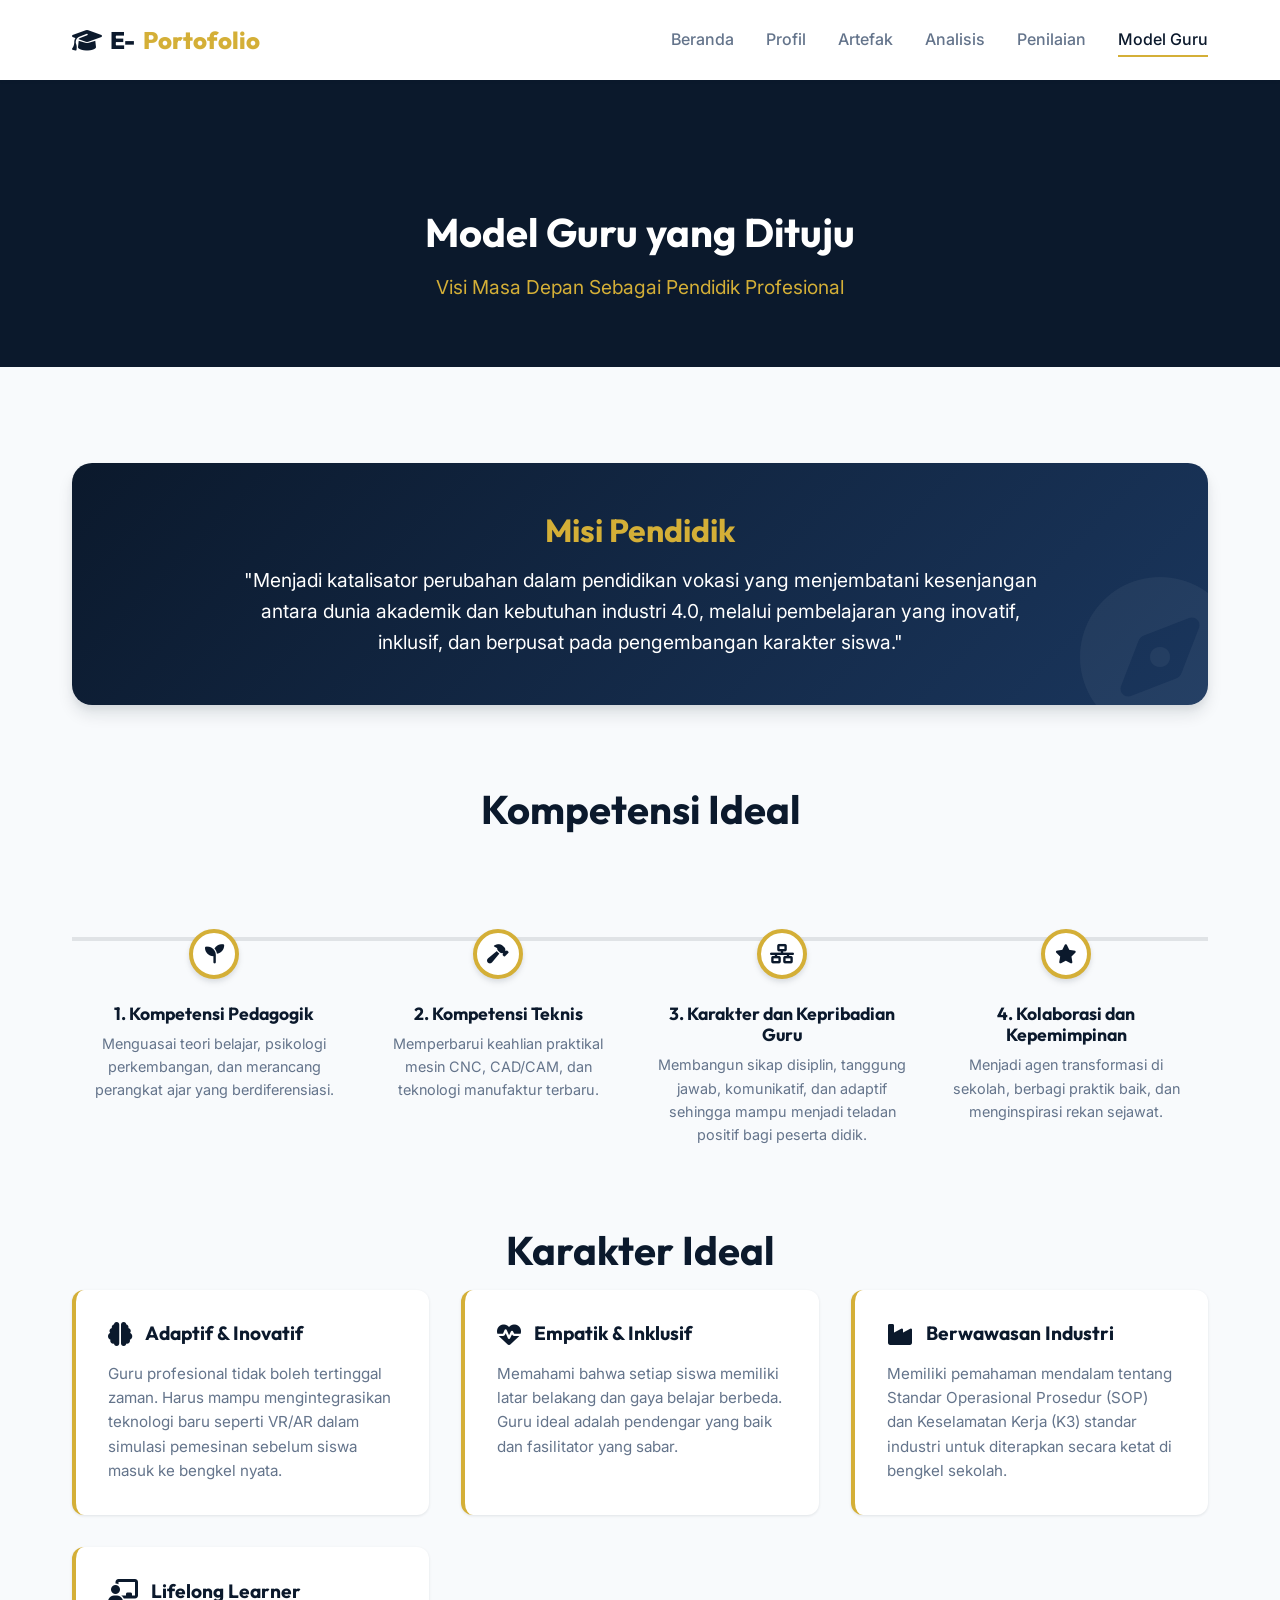
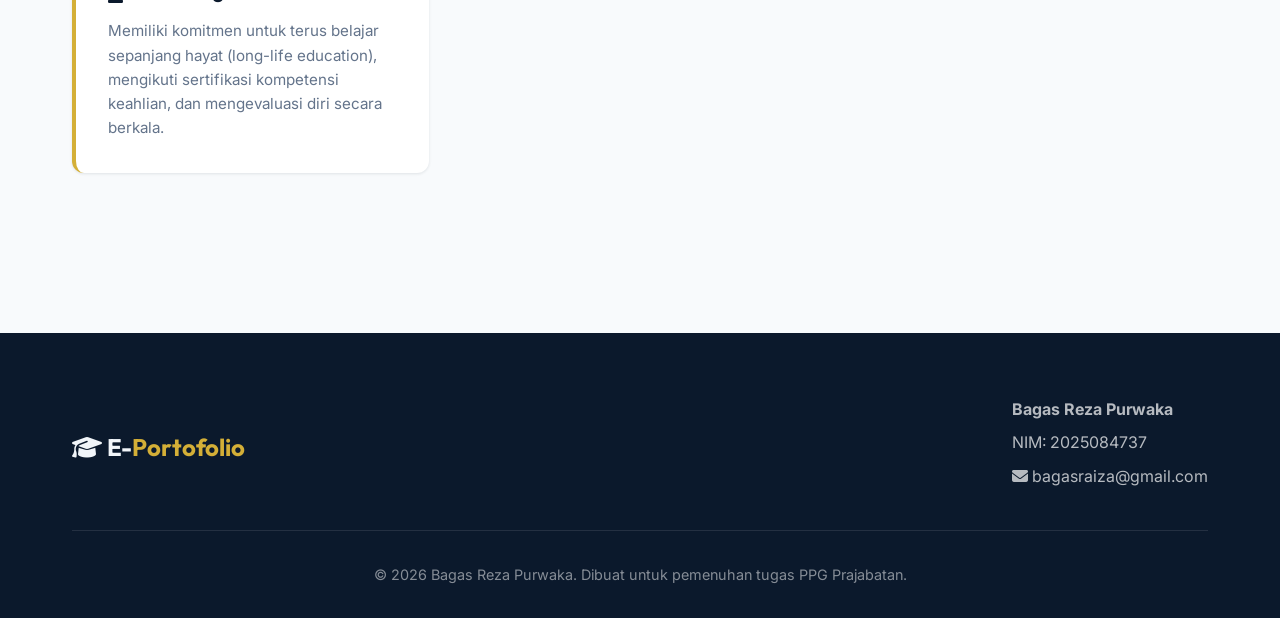
<file: visi.html>
<!DOCTYPE html>
<html lang="id">
<head>
    <meta charset="UTF-8">
    <meta name="viewport" content="width=device-width, initial-scale=1.0">
    <title>Model Guru yang Dituju | Bagas Reza Purwaka</title>
    <link rel="stylesheet" href="styles.css">
    <link rel="stylesheet" href="https://cdnjs.cloudflare.com/ajax/libs/font-awesome/6.4.0/css/all.min.css">
    <style>
        .page-header {
            background: var(--primary);
            color: var(--text-light);
            padding: 8rem 0 4rem;
            text-align: center;
        }

        .page-header h1 {
            color: var(--bg-white);
            font-size: 2.5rem;
        }

        .mission-box {
            background: var(--gradient-primary);
            color: white;
            padding: 3rem;
            border-radius: var(--radius-lg);
            text-align: center;
            margin-bottom: 4rem;
            box-shadow: var(--shadow-lg);
            position: relative;
            overflow: hidden;
        }

        .mission-box i {
            position: absolute;
            font-size: 10rem;
            color: rgba(255, 255, 255, 0.05);
            right: -2rem;
            bottom: -2rem;
        }

        .mission-box h2 {
            color: var(--accent);
            margin-bottom: 1rem;
            font-size: 2rem;
            position: relative;
            z-index: 1;
        }

        .mission-box p {
            font-size: 1.2rem;
            max-width: 800px;
            margin: 0 auto;
            position: relative;
            z-index: 1;
        }

        /* Roadmap Styles */
        .roadmap {
            display: flex;
            justify-content: space-between;
            align-items: flex-start;
            position: relative;
            margin: 4rem 0;
            padding-top: 2rem;
        }

        .roadmap::before {
            content: '';
            position: absolute;
            top: 40px;
            left: 0;
            right: 0;
            height: 4px;
            background: rgba(11, 25, 44, 0.1);
            z-index: 0;
        }

        .roadmap-step {
            flex: 1;
            text-align: center;
            position: relative;
            z-index: 1;
            padding: 0 1rem;
        }

        .step-icon {
            width: 50px;
            height: 50px;
            background: var(--bg-white);
            border: 4px solid var(--accent);
            border-radius: 50%;
            display: flex;
            align-items: center;
            justify-content: center;
            margin: 0 auto 1.5rem;
            font-size: 1.2rem;
            color: var(--primary);
            box-shadow: var(--shadow-md);
            transition: transform 0.3s ease, background 0.3s ease;
        }

        .roadmap-step:hover .step-icon {
            transform: scale(1.1);
            background: var(--primary);
            color: var(--bg-white);
        }

        .roadmap-step h4 {
            font-size: 1.1rem;
            margin-bottom: 0.5rem;
            color: var(--primary);
        }

        .roadmap-step p {
            font-size: 0.9rem;
            color: var(--text-muted);
        }

        /* Skill Cards */
        .skills-grid {
            display: grid;
            grid-template-columns: repeat(auto-fit, minmax(280px, 1fr));
            gap: 2rem;
        }

        .skill-card {
            background: var(--bg-white);
            padding: 2rem;
            border-radius: var(--radius-md);
            box-shadow: var(--shadow-sm);
            border-left: 4px solid var(--accent);
            transition: transform 0.3s ease;
        }

        .skill-card:hover {
            transform: translateY(-5px);
            box-shadow: var(--shadow-md);
        }

        .skill-card h3 {
            display: flex;
            align-items: center;
            gap: 0.8rem;
            margin-bottom: 1rem;
            font-size: 1.2rem;
        }

        .skill-card h3 i {
            color: var(--primary);
            font-size: 1.5rem;
        }

        .skill-card p {
            font-size: 0.95rem;
            color: var(--text-muted);
        }

        @media (max-width: 768px) {
            .roadmap {
                flex-direction: column;
                gap: 2rem;
            }
            .roadmap::before {
                top: 0;
                bottom: 0;
                left: 25px;
                width: 4px;
                height: auto;
            }
            .roadmap-step {
                display: flex;
                text-align: left;
                align-items: flex-start;
                gap: 1rem;
            }
            .step-icon {
                margin: 0;
                flex-shrink: 0;
            }
        }
    </style>
</head>
<body>

    <!-- Navigation -->
    <nav class="navbar">
        <div class="container">
            <a href="index.html" class="logo">
                <i class="fa-solid fa-graduation-cap"></i> E-<span>Portofolio</span>
            </a>
            <div class="menu-toggle">
                <i class="fa-solid fa-bars"></i>
            </div>
            <ul class="nav-links">
                <li><a href="home.html">Beranda</a></li>
                <li><a href="profil.html">Profil</a></li>
                                <li><a href="analisis.html">Artefak</a></li>
                <li><a href="analisis_artefak.html">Analisis</a></li>
                <li><a href="penilaian.html">Penilaian</a></li>
                <li><a href="visi.html" class="active">Model Guru</a></li>
            </ul>
        </div>
    </nav>

    <header class="page-header">
        <div class="container fade-in">
            <h1>Model Guru yang Dituju</h1>
            <p style="color: var(--accent); font-size: 1.2rem; margin-top: 1rem;">Visi Masa Depan Sebagai Pendidik Profesional</p>
        </div>
    </header>

    <section class="section">
        <div class="container">
            
            <!-- Mission Box -->
            <div class="mission-box fade-in">
                <i class="fa-solid fa-compass"></i>
                <h2>Misi Pendidik</h2>
                <p>"Menjadi katalisator perubahan dalam pendidikan vokasi yang menjembatani kesenjangan antara dunia akademik dan kebutuhan industri 4.0, melalui pembelajaran yang inovatif, inklusif, dan berpusat pada pengembangan karakter siswa."</p>
            </div>

            <!-- Growth Journey / Roadmap -->
            <h2 class="section-title fade-in" style="margin-top: 5rem;">Kompetensi Ideal</h2>
            <div class="roadmap fade-in">
                <div class="roadmap-step">
                    <div class="step-icon"><i class="fa-solid fa-seedling"></i></div>
                    <h4>1. Kompetensi Pedagogik</h4>
                    <p>Menguasai teori belajar, psikologi perkembangan, dan merancang perangkat ajar yang berdiferensiasi.</p>
                </div>
                <div class="roadmap-step">
                    <div class="step-icon"><i class="fa-solid fa-hammer"></i></div>
                    <h4>2. Kompetensi Teknis</h4>
                    <p>Memperbarui keahlian praktikal mesin CNC, CAD/CAM, dan teknologi manufaktur terbaru.</p>
                </div>
                <div class="roadmap-step">
                    <div class="step-icon"><i class="fa-solid fa-network-wired"></i></div>
                    <h4>3. Karakter dan Kepribadian Guru</h4>
                    <p>Membangun sikap disiplin, tanggung jawab, komunikatif, dan adaptif sehingga mampu menjadi teladan positif bagi peserta didik.</p>
                </div>
                <div class="roadmap-step">
                    <div class="step-icon"><i class="fa-solid fa-star"></i></div>
                    <h4>4. Kolaborasi dan Kepemimpinan</h4>
                    <p>Menjadi agen transformasi di sekolah, berbagi praktik baik, dan menginspirasi rekan sejawat.</p>
                </div>
            </div>

            <!-- Skill Cards -->
            <h2 class="section-title fade-in" style="margin-top: 5rem;">Karakter Ideal</h2>
            <div class="skills-grid">
                <div class="skill-card fade-in">
                    <h3><i class="fa-solid fa-brain"></i> Adaptif & Inovatif</h3>
                    <p>Guru profesional tidak boleh tertinggal zaman. Harus mampu mengintegrasikan teknologi baru seperti VR/AR dalam simulasi pemesinan sebelum siswa masuk ke bengkel nyata.</p>
                </div>
                <div class="skill-card fade-in" style="transition-delay: 0.1s;">
                    <h3><i class="fa-solid fa-heart-pulse"></i> Empatik & Inklusif</h3>
                    <p>Memahami bahwa setiap siswa memiliki latar belakang dan gaya belajar berbeda. Guru ideal adalah pendengar yang baik dan fasilitator yang sabar.</p>
                </div>
                <div class="skill-card fade-in" style="transition-delay: 0.2s;">
                    <h3><i class="fa-solid fa-industry"></i> Berwawasan Industri</h3>
                    <p>Memiliki pemahaman mendalam tentang Standar Operasional Prosedur (SOP) dan Keselamatan Kerja (K3) standar industri untuk diterapkan secara ketat di bengkel sekolah.</p>
                </div>
                <div class="skill-card fade-in" style="transition-delay: 0.3s;">
                    <h3><i class="fa-solid fa-chalkboard-user"></i> Lifelong Learner</h3>
                    <p>Memiliki komitmen untuk terus belajar sepanjang hayat (long-life education), mengikuti sertifikasi kompetensi keahlian, dan mengevaluasi diri secara berkala.</p>
                </div>
            </div>

        </div>
    </section>

    <!-- Footer -->
    <footer class="footer">
        <div class="container">
            <div class="footer-content">
                <div class="footer-logo">
                    <i class="fa-solid fa-graduation-cap"></i> E-<span>Portofolio</span>
                </div>
                <div class="footer-info">
                    <p><strong>Bagas Reza Purwaka</strong></p>
                    <p>NIM: 2025084737</p>
                    <p><i class="fa-solid fa-envelope"></i> bagasraiza@gmail.com</p>
                </div>
            </div>
            <div class="footer-bottom">
                <p>&copy; 2026 Bagas Reza Purwaka. Dibuat untuk pemenuhan tugas PPG Prajabatan.</p>
            </div>
        </div>
    </footer>

    <script src="script.js"></script>
</body>
</html>
</file>
<file: styles.css>
@import url('https://fonts.googleapis.com/css2?family=Inter:wght@300;400;500;600&family=Outfit:wght@400;500;600;700;800&display=swap');

:root {
    /* Colors */
    --primary: #0B192C; /* Navy Blue */
    --primary-light: #1A365D;
    --accent: #D4AF37; /* Soft Gold */
    --accent-hover: #F3CA40;
    --bg-main: #F8FAFC; /* Modern Light Gray */
    --bg-white: #FFFFFF;
    --text-main: #1E293B;
    --text-muted: #64748B;
    --text-light: #F1F5F9;
    
    /* Gradients */
    --gradient-primary: linear-gradient(135deg, #0B192C 0%, #1A365D 100%);
    --gradient-accent: linear-gradient(135deg, #D4AF37 0%, #F3CA40 100%);
    
    /* Shadows */
    --shadow-sm: 0 1px 3px rgba(11, 25, 44, 0.1);
    --shadow-md: 0 4px 6px rgba(11, 25, 44, 0.08), 0 2px 4px rgba(11, 25, 44, 0.06);
    --shadow-lg: 0 10px 15px rgba(11, 25, 44, 0.1), 0 4px 6px rgba(11, 25, 44, 0.05);
    
    /* Border Radius */
    --radius-sm: 8px;
    --radius-md: 12px;
    --radius-lg: 20px;
    
    /* Layout */
    --max-width: 1200px;
}

* {
    margin: 0;
    padding: 0;
    box-sizing: border-box;
}

html {
    scroll-behavior: smooth;
}

body {
    font-family: 'Inter', sans-serif;
    background-color: var(--bg-main);
    color: var(--text-main);
    line-height: 1.6;
    overflow-x: hidden;
}

h1, h2, h3, h4, h5, h6 {
    font-family: 'Outfit', sans-serif;
    color: var(--primary);
    line-height: 1.2;
}

a {
    text-decoration: none;
    color: inherit;
}

ul {
    list-style: none;
}

/* --- Layout --- */
.container {
    max-width: var(--max-width);
    margin: 0 auto;
    padding: 0 2rem;
}

.section {
    padding: 6rem 0;
    min-height: calc(100vh - 80px - 100px); /* Adjust for nav and footer */
}

.section-title {
    font-size: 2.5rem;
    font-weight: 700;
    margin-bottom: 1rem;
    text-align: center;
}

.section-subtitle {
    text-align: center;
    color: var(--text-muted);
    font-size: 1.1rem;
    margin-bottom: 4rem;
    max-width: 600px;
    margin-left: auto;
    margin-right: auto;
}

/* --- Navigation --- */
.navbar {
    background-color: rgba(255, 255, 255, 0.9);
    backdrop-filter: blur(10px);
    position: sticky;
    top: 0;
    z-index: 1000;
    box-shadow: var(--shadow-sm);
    transition: all 0.3s ease;
}

.navbar .container {
    display: flex;
    justify-content: space-between;
    align-items: center;
    height: 80px;
}

.logo {
    font-family: 'Outfit', sans-serif;
    font-size: 1.5rem;
    font-weight: 800;
    color: var(--primary);
    display: flex;
    align-items: center;
    gap: 0.5rem;
}

.logo span {
    color: var(--accent);
}

.nav-links {
    display: flex;
    gap: 2rem;
}

.nav-links a {
    font-weight: 500;
    color: var(--text-muted);
    transition: color 0.3s ease;
    position: relative;
    padding: 0.5rem 0;
}

.nav-links a::after {
    content: '';
    position: absolute;
    bottom: 0;
    left: 0;
    width: 0;
    height: 2px;
    background-color: var(--accent);
    transition: width 0.3s ease;
}

.nav-links a:hover,
.nav-links a.active {
    color: var(--primary);
}

.nav-links a:hover::after,
.nav-links a.active::after {
    width: 100%;
}

.menu-toggle {
    display: none;
    font-size: 1.5rem;
    color: var(--primary);
    cursor: pointer;
}

/* --- Buttons --- */
.btn {
    display: inline-block;
    padding: 0.8rem 1.5rem;
    border-radius: var(--radius-sm);
    font-weight: 600;
    font-family: 'Outfit', sans-serif;
    transition: all 0.3s ease;
    cursor: pointer;
    border: none;
    text-align: center;
}

.btn-primary {
    background: var(--gradient-primary);
    color: var(--text-light);
    box-shadow: var(--shadow-md);
}

.btn-primary:hover {
    transform: translateY(-2px);
    box-shadow: var(--shadow-lg);
    color: var(--text-light);
}

.btn-accent {
    background: var(--gradient-accent);
    color: var(--primary);
    box-shadow: var(--shadow-md);
}

.btn-accent:hover {
    transform: translateY(-2px);
    box-shadow: var(--shadow-lg);
}

.btn-outline {
    background: transparent;
    color: var(--primary);
    border: 2px solid var(--primary);
}

.btn-outline:hover {
    background: var(--primary);
    color: var(--text-light);
}

/* --- Cards --- */
.card {
    background: var(--bg-white);
    border-radius: var(--radius-md);
    padding: 2rem;
    box-shadow: var(--shadow-md);
    transition: transform 0.3s ease, box-shadow 0.3s ease;
}

.card:hover {
    transform: translateY(-5px);
    box-shadow: var(--shadow-lg);
}

/* --- Footer --- */
.footer {
    background-color: var(--primary);
    color: var(--text-light);
    padding: 4rem 0 2rem;
    margin-top: 4rem;
}

.footer-content {
    display: flex;
    justify-content: space-between;
    align-items: center;
    flex-wrap: wrap;
    gap: 2rem;
    margin-bottom: 2rem;
    border-bottom: 1px solid rgba(255,255,255,0.1);
    padding-bottom: 2rem;
}

.footer-logo {
    font-family: 'Outfit', sans-serif;
    font-size: 1.5rem;
    font-weight: 700;
}

.footer-logo span {
    color: var(--accent);
}

.footer-info p {
    color: rgba(255,255,255,0.7);
    margin-bottom: 0.5rem;
}

.footer-bottom {
    text-align: center;
    color: rgba(255,255,255,0.5);
    font-size: 0.9rem;
}

/* --- Animations --- */
.fade-in {
    opacity: 0;
    transform: translateY(20px);
    transition: opacity 0.6s ease-out, transform 0.6s ease-out;
}

.fade-in.visible {
    opacity: 1;
    transform: translateY(0);
}

/* --- Responsive --- */
@media (max-width: 768px) {
    .nav-links {
        position: absolute;
        top: 80px;
        left: -100%;
        width: 100%;
        background-color: var(--bg-white);
        flex-direction: column;
        text-align: center;
        padding: 2rem 0;
        box-shadow: var(--shadow-md);
        transition: left 0.3s ease;
    }

    .nav-links.active {
        left: 0;
    }

    .menu-toggle {
        display: block;
    }

    .section {
        padding: 4rem 0;
    }
    
    .section-title {
        font-size: 2rem;
    }
}
</file>
